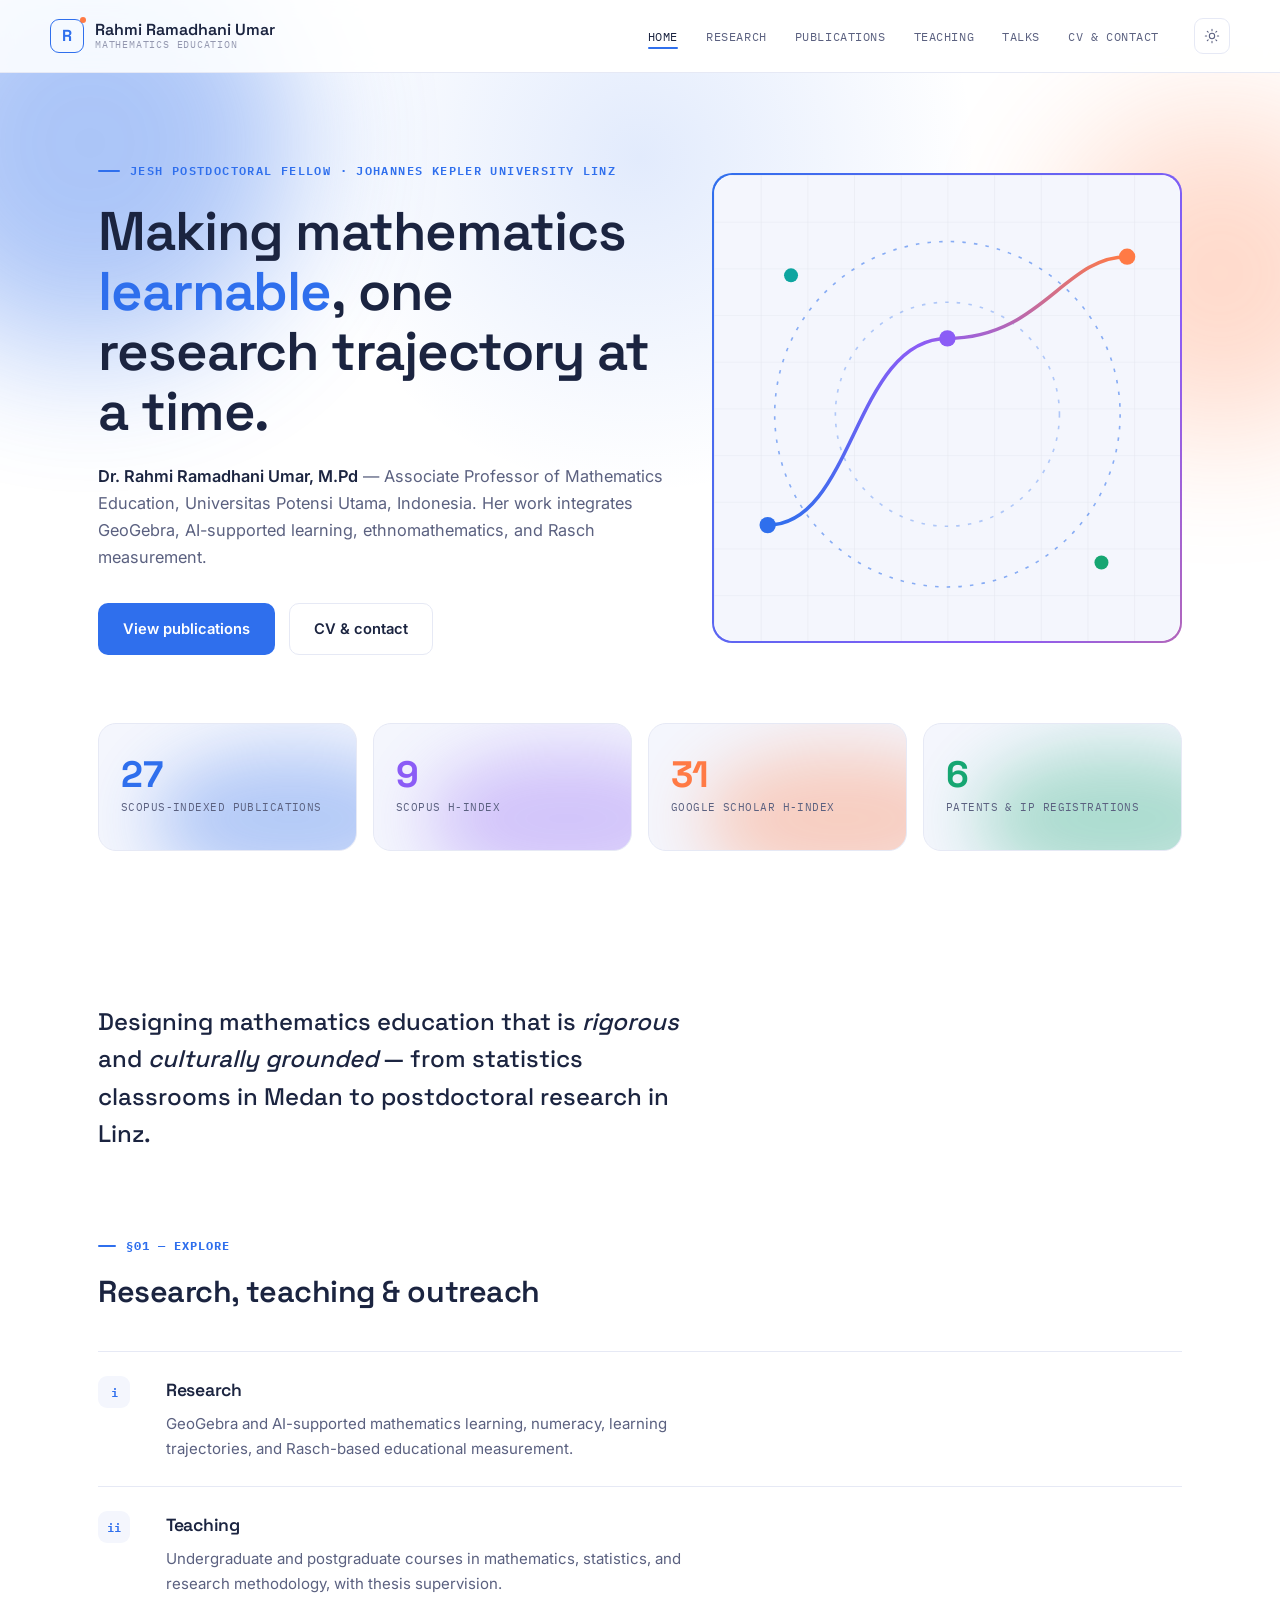
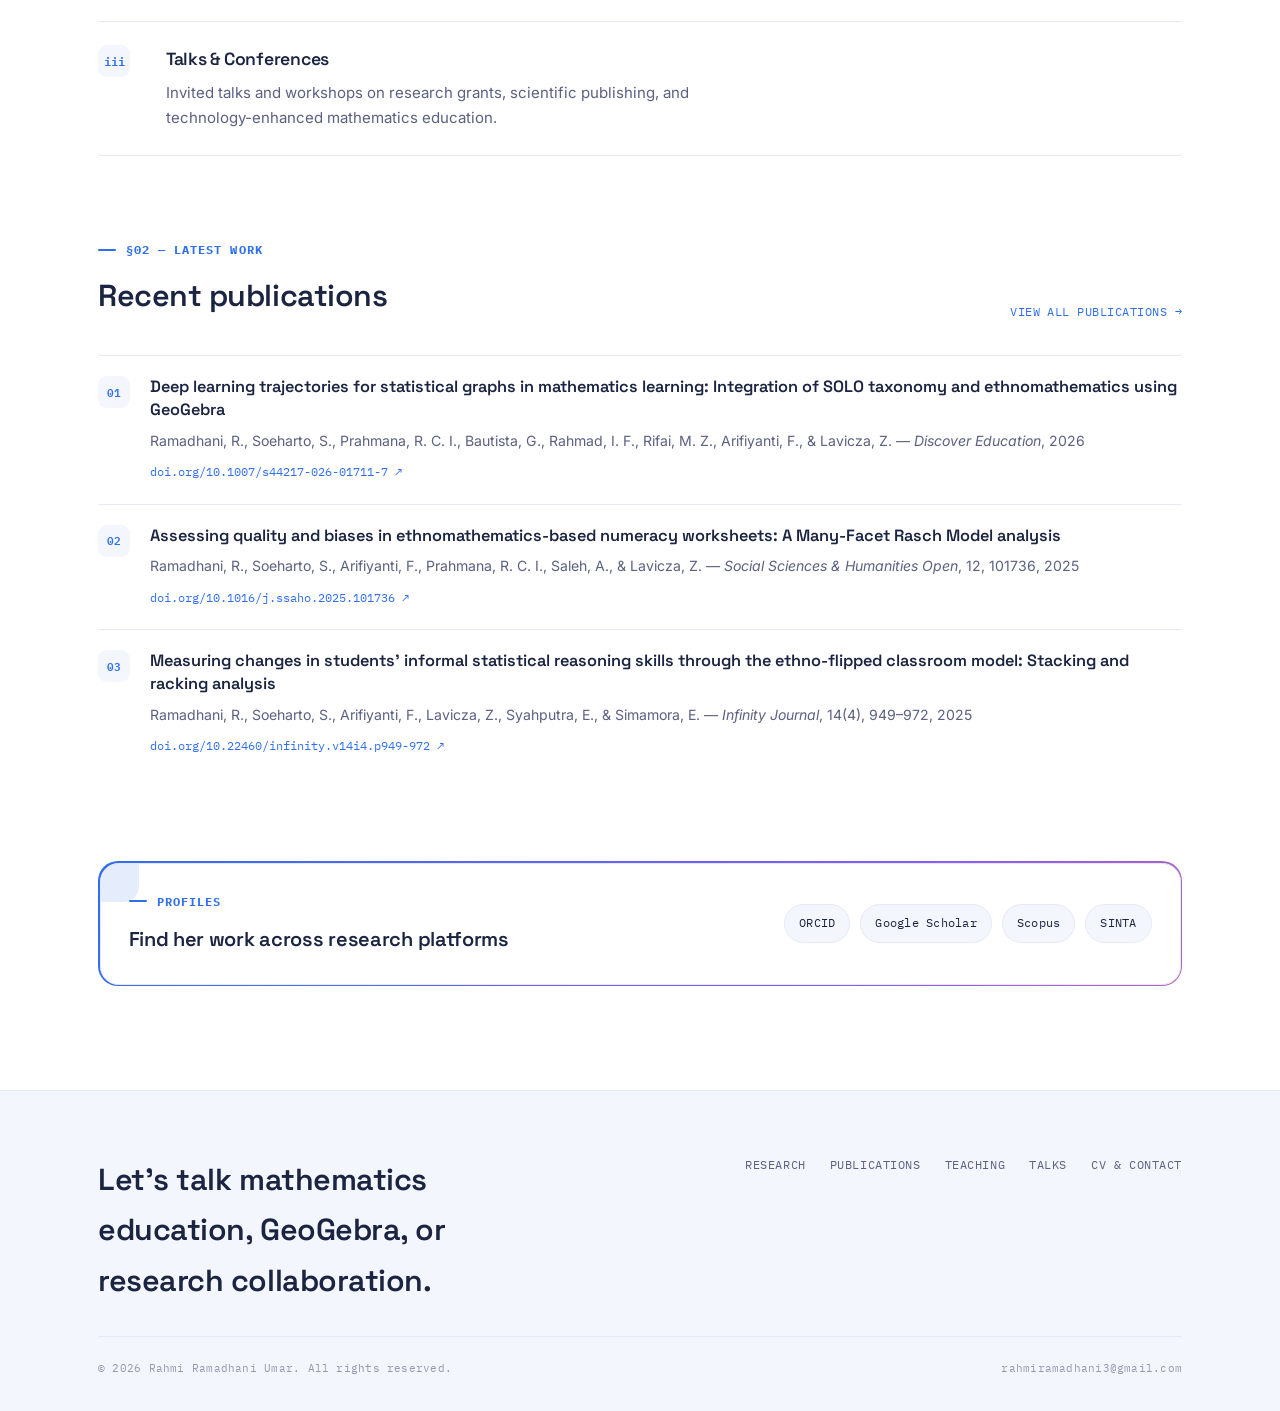
<file: index.html>
<!DOCTYPE html>
<html lang="en">
<head>
<meta charset="UTF-8">
<meta name="viewport" content="width=device-width, initial-scale=1.0">
<title>Rahmi Ramadhani Umar — Mathematics Education Researcher</title>
<meta name="description" content="Dr. Rahmi Ramadhani Umar — Associate Professor of Mathematics Education at Universitas Potensi Utama and JESH Postdoctoral Fellow at Johannes Kepler University Linz. Research on GeoGebra, AI-supported learning, numeracy, and Rasch measurement.">
<link rel="icon" href="data:image/svg+xml,%3Csvg xmlns='http://www.w3.org/2000/svg' viewBox='0 0 100 100'%3E%3Crect x='3' y='3' width='94' height='94' rx='22' fill='%23FFFFFF' stroke='%232F6FED' stroke-width='5'/%3E%3Ctext x='50' y='68' font-family='Arial,sans-serif' font-size='50' font-weight='700' fill='%231B2440' text-anchor='middle'%3ER%3C/text%3E%3Ccircle cx='81' cy='21' r='9' fill='%23FF7A45'/%3E%3C/svg%3E">
<link rel="preconnect" href="https://fonts.googleapis.com">
<link rel="preconnect" href="https://fonts.gstatic.com" crossorigin>
<link href="https://fonts.googleapis.com/css2?family=Space+Grotesk:wght@500;600;700&family=Inter:wght@400;500;600;700&family=IBM+Plex+Mono:wght@500;600&display=swap" rel="stylesheet">
<link rel="stylesheet" href="assets/css/style.css">
<script>(function(){try{var t=localStorage.getItem('rru-theme');if(t==='light'||t==='dark')document.documentElement.setAttribute('data-theme',t);}catch(e){}})();</script>
</head>
<body class="accent-blue">
<a class="skip-link" href="#main">Skip to content</a>

<header class="site-header">
  <div class="container nav">
    <a class="brand" href="index.html">
      <span class="brand-mark">R</span>
      <span class="brand-text"><b>Rahmi Ramadhani Umar</b><small>Mathematics Education</small></span>
    </a>
    <ul class="nav-links">
      <li><a href="index.html" aria-current="page">Home</a></li>
      <li><a href="research.html">Research</a></li>
      <li><a href="publications.html">Publications</a></li>
      <li><a href="teaching.html">Teaching</a></li>
      <li><a href="talks.html">Talks</a></li>
      <li><a href="cv.html">CV &amp; Contact</a></li>
    </ul>
    <div class="nav-right">
      <button class="icon-btn theme-toggle" type="button" aria-label="Toggle dark mode">
        <svg class="icon-sun" viewBox="0 0 24 24" fill="none" stroke="currentColor" stroke-width="1.6" stroke-linecap="round"><circle cx="12" cy="12" r="4"/><path d="M12 2v2M12 20v2M4.9 4.9l1.4 1.4M17.7 17.7l1.4 1.4M2 12h2M20 12h2M4.9 19.1l1.4-1.4M17.7 6.3l1.4-1.4"/></svg>
        <svg class="icon-moon" viewBox="0 0 24 24" fill="none" stroke="currentColor" stroke-width="1.6" stroke-linecap="round" stroke-linejoin="round"><path d="M21 12.8A9 9 0 1 1 11.2 3 7 7 0 0 0 21 12.8Z"/></svg>
      </button>
      <button class="icon-btn nav-toggle" aria-label="Toggle menu" aria-expanded="false"><span></span></button>
    </div>
  </div>
</header>

<main id="main">

  <section class="hero-home">
    <div class="spotlight" aria-hidden="true"></div>
    <div class="glow" aria-hidden="true" style="width:420px;height:420px;top:-140px;left:-120px;background:var(--blue)"></div>
    <div class="glow" aria-hidden="true" style="width:320px;height:320px;top:40px;right:-100px;background:var(--orange);opacity:.28"></div>
    <div class="container hero-grid">
      <div>
        <span class="hero-kicker">JESH Postdoctoral Fellow · Johannes Kepler University Linz</span>
        <h1 class="split-reveal"><span class="w">Making</span> <span class="w">mathematics</span> <span class="w"><em>learnable</em>,</span> <span class="w">one</span> <span class="w">research</span> <span class="w">trajectory</span> <span class="w">at</span> <span class="w">a</span> <span class="w">time.</span></h1>
        <p class="hero-name"><b>Dr. Rahmi Ramadhani Umar, M.Pd</b> — Associate Professor of Mathematics Education, Universitas Potensi Utama, Indonesia. Her work integrates GeoGebra, AI-supported learning, ethnomathematics, and Rasch measurement.</p>
        <div class="hero-actions">
          <a class="btn btn-solid" href="publications.html">View publications</a>
          <a class="btn btn-outline" href="cv.html">CV &amp; contact</a>
        </div>
      </div>

      <div class="gradient-frame tilt" style="aspect-ratio:1/1">
        <div class="gradient-frame-inner">
          <div class="hero-visual" id="heroVisual">
            <div class="motif">
              <svg viewBox="0 0 400 400" role="img" aria-label="Abstract illustration of a coordinate grid with a plotted curve and geometric orbits">
                <defs>
                  <pattern id="heroGrid" width="40" height="40" patternUnits="userSpaceOnUse">
                    <path d="M40 0H0V40" fill="none" class="motif-grid-line"/>
                  </pattern>
                  <linearGradient id="curveGrad" x1="0" y1="1" x2="1" y2="0">
                    <stop offset="0%" style="stop-color:var(--blue)"/>
                    <stop offset="55%" style="stop-color:var(--purple)"/>
                    <stop offset="100%" style="stop-color:var(--orange)"/>
                  </linearGradient>
                </defs>
                <rect width="400" height="400" fill="url(#heroGrid)"/>
                <circle cx="200" cy="205" r="148" class="motif-orbit"/>
                <circle cx="200" cy="205" r="96" class="motif-orbit rev"/>
                <path class="motif-curve" stroke="url(#curveGrad)" d="M46,300 C120,300 120,140 200,140 S300,70 354,70"/>
                <circle class="motif-dot" cx="46" cy="300" r="7" fill="var(--blue)"/>
                <circle class="motif-dot" cx="200" cy="140" r="7" fill="var(--purple)"/>
                <circle class="motif-dot" cx="354" cy="70" r="7" fill="var(--orange)"/>
                <circle class="motif-dot" cx="332" cy="332" r="6" fill="var(--green)"/>
                <circle class="motif-dot" cx="66" cy="86" r="6" fill="var(--teal)"/>
              </svg>
            </div>
          </div>
        </div>
      </div>
    </div>

    <div class="masthead-stats">
      <div class="container">
        <div class="bento">
          <div class="bento-item tilt">
            <div class="bento-glow" style="background:var(--blue);top:20%;left:20%"></div>
            <b style="color:var(--blue)">27</b>
            <span>Scopus-indexed publications</span>
          </div>
          <div class="bento-item tilt">
            <div class="bento-glow" style="background:var(--purple);top:20%;left:20%"></div>
            <b style="color:var(--purple)">9</b>
            <span>Scopus h-index</span>
          </div>
          <div class="bento-item tilt">
            <div class="bento-glow" style="background:var(--orange);top:20%;left:20%"></div>
            <b style="color:var(--orange)">31</b>
            <span>Google Scholar h-index</span>
          </div>
          <div class="bento-item tilt">
            <div class="bento-glow" style="background:var(--green);top:20%;left:20%"></div>
            <b style="color:var(--green)">6</b>
            <span>Patents &amp; IP registrations</span>
          </div>
        </div>
      </div>
    </div>
  </section>

  <section class="section">
    <div class="container">
      <p class="lede reveal">Designing mathematics education that is <em>rigorous</em> and <em>culturally grounded</em> — from statistics classrooms in Medan to postdoctoral research in Linz.</p>
    </div>
  </section>

  <section class="section" style="padding-top:0">
    <div class="container">
      <div class="section-top reveal">
        <div>
          <span class="kicker">§01 — Explore</span>
          <h2 class="section-title">Research, teaching &amp; outreach</h2>
        </div>
      </div>
      <div class="index-list reveal">
        <article class="index-entry tilt">
          <span class="index-num mono">i</span>
          <a class="index-link" href="research.html">
            <span class="index-body">
              <h3>Research<span class="index-arrow">→</span></h3>
              <p>GeoGebra and AI-supported mathematics learning, numeracy, learning trajectories, and Rasch-based educational measurement.</p>
            </span>
          </a>
        </article>
        <article class="index-entry tilt">
          <span class="index-num mono">ii</span>
          <a class="index-link" href="teaching.html">
            <span class="index-body">
              <h3>Teaching<span class="index-arrow">→</span></h3>
              <p>Undergraduate and postgraduate courses in mathematics, statistics, and research methodology, with thesis supervision.</p>
            </span>
          </a>
        </article>
        <article class="index-entry tilt">
          <span class="index-num mono">iii</span>
          <a class="index-link" href="talks.html">
            <span class="index-body">
              <h3>Talks &amp; Conferences<span class="index-arrow">→</span></h3>
              <p>Invited talks and workshops on research grants, scientific publishing, and technology-enhanced mathematics education.</p>
            </span>
          </a>
        </article>
      </div>
    </div>
  </section>

  <section class="section" style="padding-top:0">
    <div class="container">
      <div class="section-top reveal">
        <div>
          <span class="kicker">§02 — Latest work</span>
          <h2 class="section-title">Recent publications</h2>
        </div>
        <a class="section-link" href="publications.html">View all publications →</a>
      </div>

      <div class="pub-list reveal">
        <div class="pub-entry">
          <span class="index-num mono">01</span>
          <div>
            <div class="pub-title">Deep learning trajectories for statistical graphs in mathematics learning: Integration of SOLO taxonomy and ethnomathematics using GeoGebra</div>
            <div class="pub-meta">Ramadhani, R., Soeharto, S., Prahmana, R. C. I., Bautista, G., Rahmad, I. F., Rifai, M. Z., Arifiyanti, F., &amp; Lavicza, Z. — <em>Discover Education</em>, 2026</div>
            <a class="pub-link" href="https://doi.org/10.1007/s44217-026-01711-7" target="_blank" rel="noopener">doi.org/10.1007/s44217-026-01711-7 ↗</a>
          </div>
        </div>
        <div class="pub-entry">
          <span class="index-num mono">02</span>
          <div>
            <div class="pub-title">Assessing quality and biases in ethnomathematics-based numeracy worksheets: A Many-Facet Rasch Model analysis</div>
            <div class="pub-meta">Ramadhani, R., Soeharto, S., Arifiyanti, F., Prahmana, R. C. I., Saleh, A., &amp; Lavicza, Z. — <em>Social Sciences &amp; Humanities Open</em>, 12, 101736, 2025</div>
            <a class="pub-link" href="https://doi.org/10.1016/j.ssaho.2025.101736" target="_blank" rel="noopener">doi.org/10.1016/j.ssaho.2025.101736 ↗</a>
          </div>
        </div>
        <div class="pub-entry" style="border-bottom:none">
          <span class="index-num mono">03</span>
          <div>
            <div class="pub-title">Measuring changes in students' informal statistical reasoning skills through the ethno-flipped classroom model: Stacking and racking analysis</div>
            <div class="pub-meta">Ramadhani, R., Soeharto, S., Arifiyanti, F., Lavicza, Z., Syahputra, E., &amp; Simamora, E. — <em>Infinity Journal</em>, 14(4), 949–972, 2025</div>
            <a class="pub-link" href="https://doi.org/10.22460/infinity.v14i4.p949-972" target="_blank" rel="noopener">doi.org/10.22460/infinity.v14i4.p949-972 ↗</a>
          </div>
        </div>
      </div>
    </div>
  </section>

  <section class="section" style="padding-top:0">
    <div class="container">
      <div class="gradient-frame tilt reveal">
        <div class="gradient-frame-inner panel" style="display:flex;flex-wrap:wrap;gap:24px;align-items:center;justify-content:space-between">
          <div style="max-width:52ch">
            <span class="kicker">Profiles</span>
            <h2 class="section-title" style="font-size:1.25rem">Find her work across research platforms</h2>
          </div>
          <div class="link-row">
            <a href="https://orcid.org/0000-0002-8049-7234" target="_blank" rel="noopener">ORCID</a>
            <a href="https://scholar.google.com/citations?user=eZGZv1oAAAAJ&hl=id" target="_blank" rel="noopener">Google Scholar</a>
            <a href="https://www.scopus.com/authid/detail.uri?authorId=57202252421" target="_blank" rel="noopener">Scopus</a>
            <a href="https://sinta.kemdiktisaintek.go.id/authors/profile/95483" target="_blank" rel="noopener">SINTA</a>
          </div>
        </div>
      </div>
    </div>
  </section>

</main>

<footer class="site-footer">
  <div class="container">
    <div class="footer-top">
      <h2>Let's talk mathematics education, GeoGebra, or research collaboration.</h2>
      <nav class="footer-nav" aria-label="Footer">
        <a href="research.html">Research</a>
        <a href="publications.html">Publications</a>
        <a href="teaching.html">Teaching</a>
        <a href="talks.html">Talks</a>
        <a href="cv.html">CV &amp; Contact</a>
      </nav>
    </div>
    <div class="footer-bottom">
      <span>© <span id="year"></span> Rahmi Ramadhani Umar. All rights reserved.</span>
      <span>rahmiramadhani3@gmail.com</span>
    </div>
  </div>
</footer>

<script src="assets/js/main.js"></script>
<script src="assets/js/math-motif.js"></script>
<script src="assets/js/effects.js"></script>
</body>
</html>
</file>
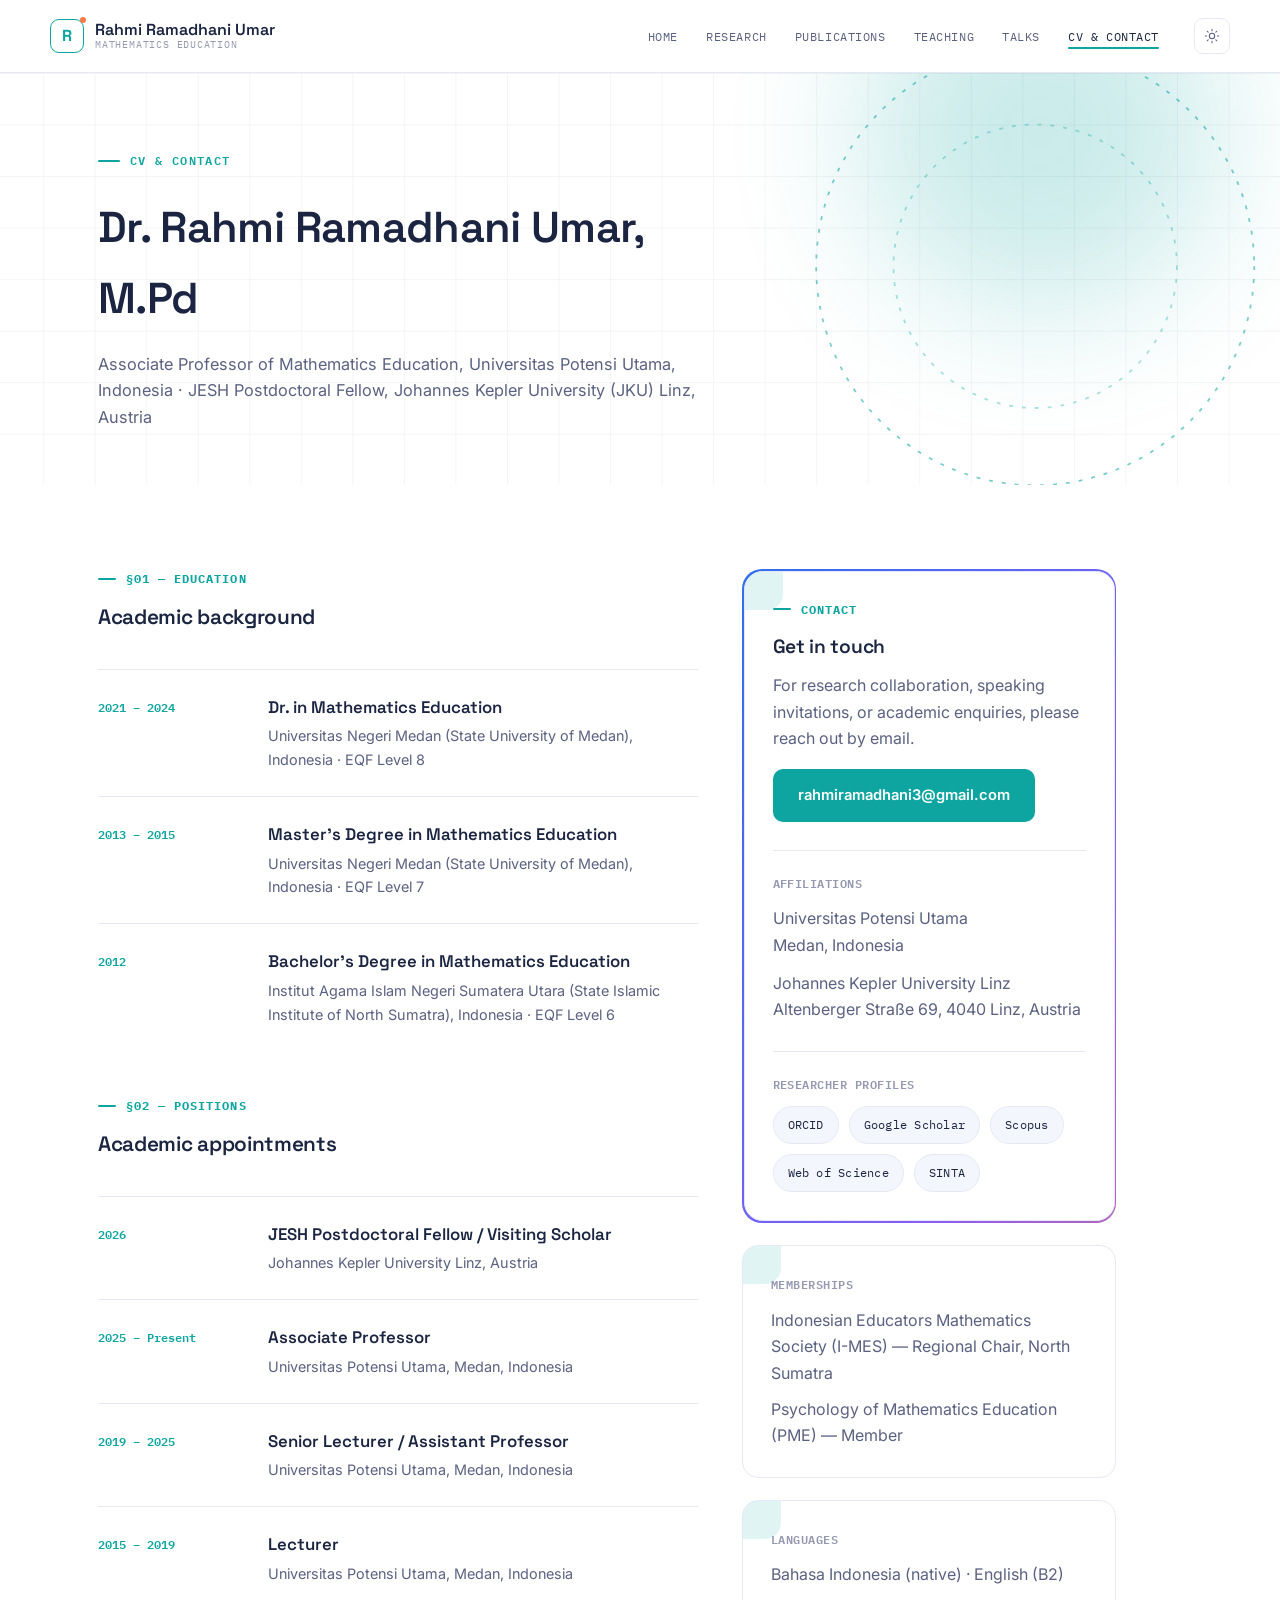
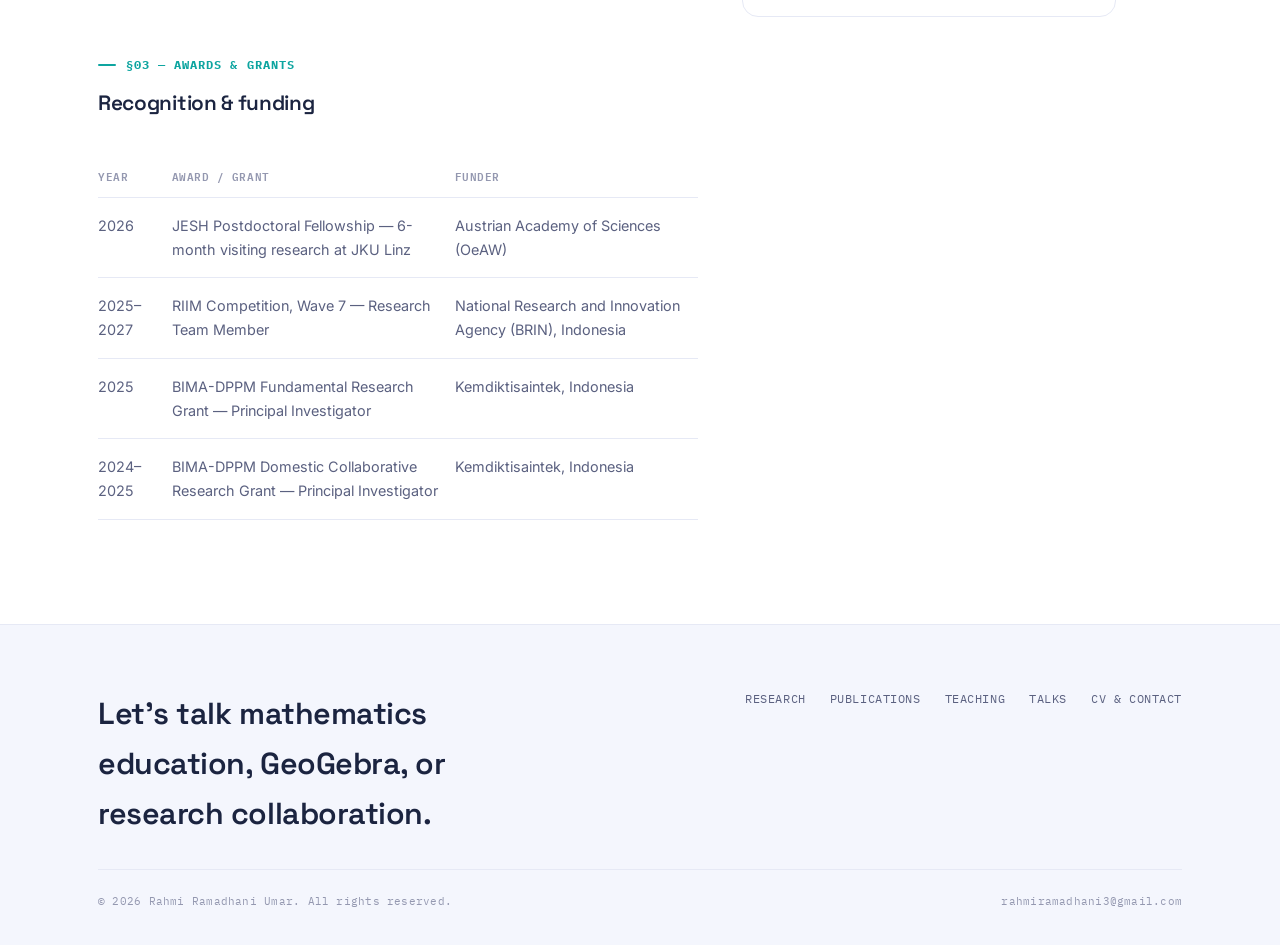
<file: cv.html>
<!DOCTYPE html>
<html lang="en">
<head>
<meta charset="UTF-8">
<meta name="viewport" content="width=device-width, initial-scale=1.0">
<title>CV &amp; Contact — Rahmi Ramadhani Umar</title>
<meta name="description" content="Curriculum vitae and contact information for Dr. Rahmi Ramadhani Umar, Associate Professor of Mathematics Education and JESH Postdoctoral Fellow at Johannes Kepler University Linz.">
<link rel="icon" href="data:image/svg+xml,%3Csvg xmlns='http://www.w3.org/2000/svg' viewBox='0 0 100 100'%3E%3Crect x='3' y='3' width='94' height='94' rx='22' fill='%23FFFFFF' stroke='%232F6FED' stroke-width='5'/%3E%3Ctext x='50' y='68' font-family='Arial,sans-serif' font-size='50' font-weight='700' fill='%231B2440' text-anchor='middle'%3ER%3C/text%3E%3Ccircle cx='81' cy='21' r='9' fill='%23FF7A45'/%3E%3C/svg%3E">
<link rel="preconnect" href="https://fonts.googleapis.com">
<link rel="preconnect" href="https://fonts.gstatic.com" crossorigin>
<link href="https://fonts.googleapis.com/css2?family=Space+Grotesk:wght@500;600;700&family=Inter:wght@400;500;600;700&family=IBM+Plex+Mono:wght@500;600&display=swap" rel="stylesheet">
<link rel="stylesheet" href="assets/css/style.css">
<script>(function(){try{var t=localStorage.getItem('rru-theme');if(t==='light'||t==='dark')document.documentElement.setAttribute('data-theme',t);}catch(e){}})();</script>
</head>
<body class="accent-teal">
<a class="skip-link" href="#main">Skip to content</a>

<header class="site-header">
  <div class="container nav">
    <a class="brand" href="index.html">
      <span class="brand-mark">R</span>
      <span class="brand-text"><b>Rahmi Ramadhani Umar</b><small>Mathematics Education</small></span>
    </a>
    <ul class="nav-links">
      <li><a href="index.html">Home</a></li>
      <li><a href="research.html">Research</a></li>
      <li><a href="publications.html">Publications</a></li>
      <li><a href="teaching.html">Teaching</a></li>
      <li><a href="talks.html">Talks</a></li>
      <li><a href="cv.html" aria-current="page">CV &amp; Contact</a></li>
    </ul>
    <div class="nav-right">
      <button class="icon-btn theme-toggle" type="button" aria-label="Toggle dark mode">
        <svg class="icon-sun" viewBox="0 0 24 24" fill="none" stroke="currentColor" stroke-width="1.6" stroke-linecap="round"><circle cx="12" cy="12" r="4"/><path d="M12 2v2M12 20v2M4.9 4.9l1.4 1.4M17.7 17.7l1.4 1.4M2 12h2M20 12h2M4.9 19.1l1.4-1.4M17.7 6.3l1.4-1.4"/></svg>
        <svg class="icon-moon" viewBox="0 0 24 24" fill="none" stroke="currentColor" stroke-width="1.6" stroke-linecap="round" stroke-linejoin="round"><path d="M21 12.8A9 9 0 1 1 11.2 3 7 7 0 0 0 21 12.8Z"/></svg>
      </button>
      <button class="icon-btn nav-toggle" aria-label="Toggle menu" aria-expanded="false"><span></span></button>
    </div>
  </div>
</header>

<main id="main">

  <section class="page-hero">
    <div class="glow" aria-hidden="true" style="width:360px;height:360px;top:-120px;right:60px;background:var(--teal);opacity:.22"></div>
    <div class="motif" aria-hidden="true">
      <svg viewBox="0 0 1200 320" preserveAspectRatio="xMaxYMid slice">
        <defs><pattern id="pgGrid" width="40" height="40" patternUnits="userSpaceOnUse"><path d="M40 0H0V40" fill="none" class="motif-grid-line"/></pattern></defs>
        <rect width="1200" height="320" fill="url(#pgGrid)"/>
        <circle cx="1010" cy="150" r="170" class="motif-orbit"/>
        <circle cx="1010" cy="150" r="110" class="motif-orbit rev"/>
      </svg>
    </div>
    <div class="container">
      <span class="hero-kicker">CV &amp; Contact</span>
      <h1>Dr. Rahmi Ramadhani Umar, M.Pd</h1>
      <p>Associate Professor of Mathematics Education, Universitas Potensi Utama, Indonesia · JESH Postdoctoral Fellow, Johannes Kepler University (JKU) Linz, Austria</p>
    </div>
  </section>

  <section class="section">
    <div class="container contact-grid">

      <div>
        <div class="section-top reveal">
          <div><span class="kicker">§01 — Education</span><h2 class="section-title" style="font-size:1.3rem">Academic background</h2></div>
        </div>
        <div class="timeline reveal">
          <div class="timeline-item">
            <div class="timeline-period">2021 – 2024</div>
            <div>
              <div class="timeline-title">Dr. in Mathematics Education</div>
              <div class="timeline-org">Universitas Negeri Medan (State University of Medan), Indonesia · EQF Level 8</div>
            </div>
          </div>
          <div class="timeline-item">
            <div class="timeline-period">2013 – 2015</div>
            <div>
              <div class="timeline-title">Master's Degree in Mathematics Education</div>
              <div class="timeline-org">Universitas Negeri Medan (State University of Medan), Indonesia · EQF Level 7</div>
            </div>
          </div>
          <div class="timeline-item" style="border-bottom:none">
            <div class="timeline-period">2012</div>
            <div>
              <div class="timeline-title">Bachelor's Degree in Mathematics Education</div>
              <div class="timeline-org">Institut Agama Islam Negeri Sumatera Utara (State Islamic Institute of North Sumatra), Indonesia · EQF Level 6</div>
            </div>
          </div>
        </div>

        <div class="section-top reveal" style="margin-top:46px">
          <div><span class="kicker">§02 — Positions</span><h2 class="section-title" style="font-size:1.3rem">Academic appointments</h2></div>
        </div>
        <div class="timeline reveal">
          <div class="timeline-item">
            <div class="timeline-period">2026</div>
            <div>
              <div class="timeline-title">JESH Postdoctoral Fellow / Visiting Scholar</div>
              <div class="timeline-org">Johannes Kepler University Linz, Austria</div>
            </div>
          </div>
          <div class="timeline-item">
            <div class="timeline-period">2025 – Present</div>
            <div>
              <div class="timeline-title">Associate Professor</div>
              <div class="timeline-org">Universitas Potensi Utama, Medan, Indonesia</div>
            </div>
          </div>
          <div class="timeline-item">
            <div class="timeline-period">2019 – 2025</div>
            <div>
              <div class="timeline-title">Senior Lecturer / Assistant Professor</div>
              <div class="timeline-org">Universitas Potensi Utama, Medan, Indonesia</div>
            </div>
          </div>
          <div class="timeline-item" style="border-bottom:none">
            <div class="timeline-period">2015 – 2019</div>
            <div>
              <div class="timeline-title">Lecturer</div>
              <div class="timeline-org">Universitas Potensi Utama, Medan, Indonesia</div>
            </div>
          </div>
        </div>

        <div class="section-top reveal" style="margin-top:46px">
          <div><span class="kicker">§03 — Awards &amp; grants</span><h2 class="section-title" style="font-size:1.3rem">Recognition &amp; funding</h2></div>
        </div>
        <div class="table-wrap reveal">
          <table class="simple">
            <tr><th>Year</th><th>Award / Grant</th><th>Funder</th></tr>
            <tr><td>2026</td><td>JESH Postdoctoral Fellowship — 6-month visiting research at JKU Linz</td><td>Austrian Academy of Sciences (OeAW)</td></tr>
            <tr><td>2025–2027</td><td>RIIM Competition, Wave 7 — Research Team Member</td><td>National Research and Innovation Agency (BRIN), Indonesia</td></tr>
            <tr><td>2025</td><td>BIMA-DPPM Fundamental Research Grant — Principal Investigator</td><td>Kemdiktisaintek, Indonesia</td></tr>
            <tr><td>2024–2025</td><td>BIMA-DPPM Domestic Collaborative Research Grant — Principal Investigator</td><td>Kemdiktisaintek, Indonesia</td></tr>
          </table>
        </div>
      </div>

      <div>
        <div class="gradient-frame tilt reveal">
          <div class="gradient-frame-inner panel">
            <span class="kicker">Contact</span>
            <h2 class="section-title" style="font-size:1.2rem;margin-top:12px">Get in touch</h2>
            <p class="section-desc mt-0" style="margin-top:10px">For research collaboration, speaking invitations, or academic enquiries, please reach out by email.</p>
            <a class="btn btn-solid" style="margin-top:18px" href="mailto:rahmiramadhani3@gmail.com">rahmiramadhani3@gmail.com</a>

            <div style="margin-top:28px;padding-top:22px;border-top:1px solid var(--rule)">
              <span class="label-mono">Affiliations</span>
              <p class="section-desc mt-0">Universitas Potensi Utama<br>Medan, Indonesia</p>
              <p class="section-desc" style="margin-top:12px">Johannes Kepler University Linz<br>Altenberger Straße 69, 4040 Linz, Austria</p>
            </div>

            <div style="margin-top:28px;padding-top:22px;border-top:1px solid var(--rule)">
              <span class="label-mono">Researcher profiles</span>
              <div class="link-row">
                <a href="https://orcid.org/0000-0002-8049-7234" target="_blank" rel="noopener">ORCID</a>
                <a href="https://scholar.google.com/citations?user=eZGZv1oAAAAJ&hl=id" target="_blank" rel="noopener">Google Scholar</a>
                <a href="https://www.scopus.com/authid/detail.uri?authorId=57202252421" target="_blank" rel="noopener">Scopus</a>
                <a href="https://www.webofscience.com/wos/author/record/N-8427-2018" target="_blank" rel="noopener">Web of Science</a>
                <a href="https://sinta.kemdiktisaintek.go.id/authors/profile/95483" target="_blank" rel="noopener">SINTA</a>
              </div>
            </div>
          </div>
        </div>

        <div class="panel reveal" style="margin-top:22px">
          <span class="label-mono">Memberships</span>
          <p class="section-desc mt-0">Indonesian Educators Mathematics Society (I-MES) — Regional Chair, North Sumatra</p>
          <p class="section-desc" style="margin-top:10px">Psychology of Mathematics Education (PME) — Member</p>
        </div>

        <div class="panel reveal" style="margin-top:22px">
          <span class="label-mono">Languages</span>
          <p class="section-desc mt-0">Bahasa Indonesia (native) · English (B2)</p>
        </div>
      </div>

    </div>
  </section>

</main>

<footer class="site-footer">
  <div class="container">
    <div class="footer-top">
      <h2>Let's talk mathematics education, GeoGebra, or research collaboration.</h2>
      <nav class="footer-nav" aria-label="Footer">
        <a href="research.html">Research</a>
        <a href="publications.html">Publications</a>
        <a href="teaching.html">Teaching</a>
        <a href="talks.html">Talks</a>
        <a href="cv.html">CV &amp; Contact</a>
      </nav>
    </div>
    <div class="footer-bottom">
      <span>© <span id="year"></span> Rahmi Ramadhani Umar. All rights reserved.</span>
      <span>rahmiramadhani3@gmail.com</span>
    </div>
  </div>
</footer>

<script src="assets/js/main.js"></script>
<script src="assets/js/math-motif.js"></script>
<script src="assets/js/effects.js"></script>
</body>
</html>
</file>
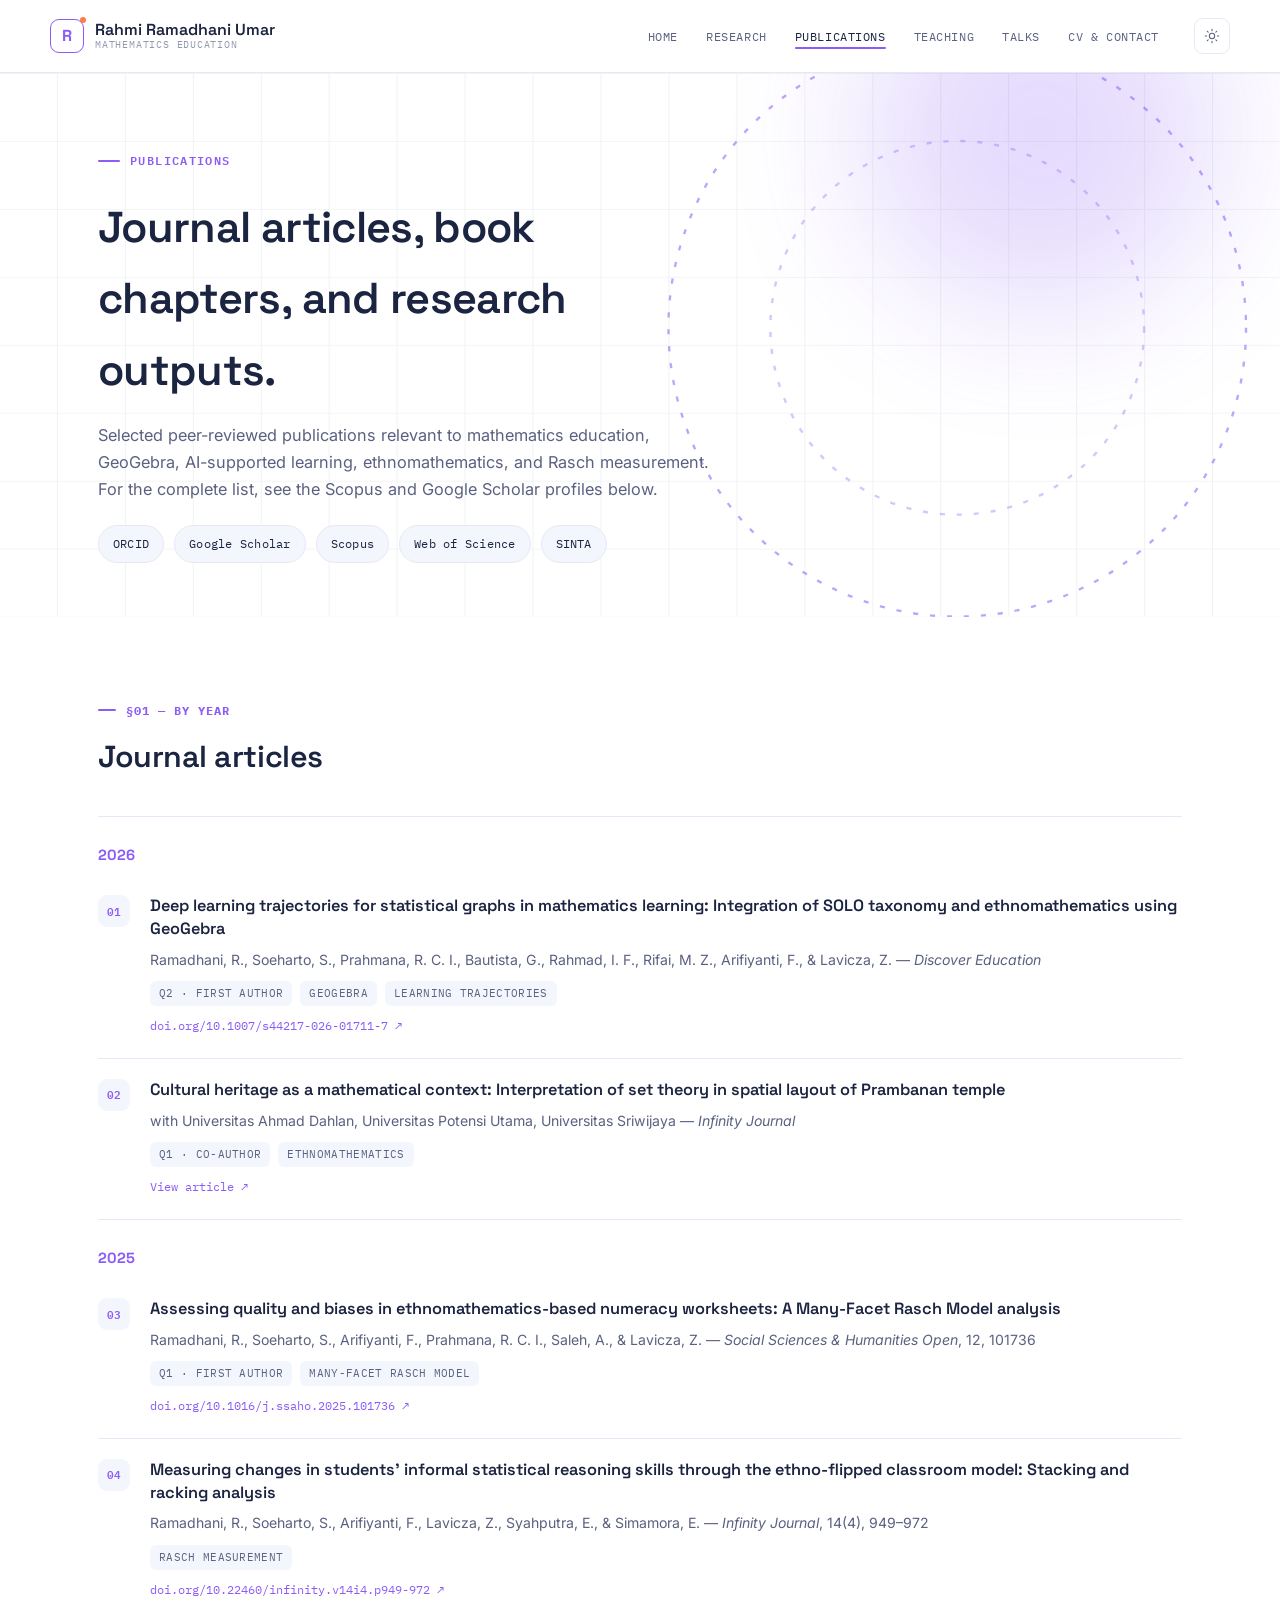
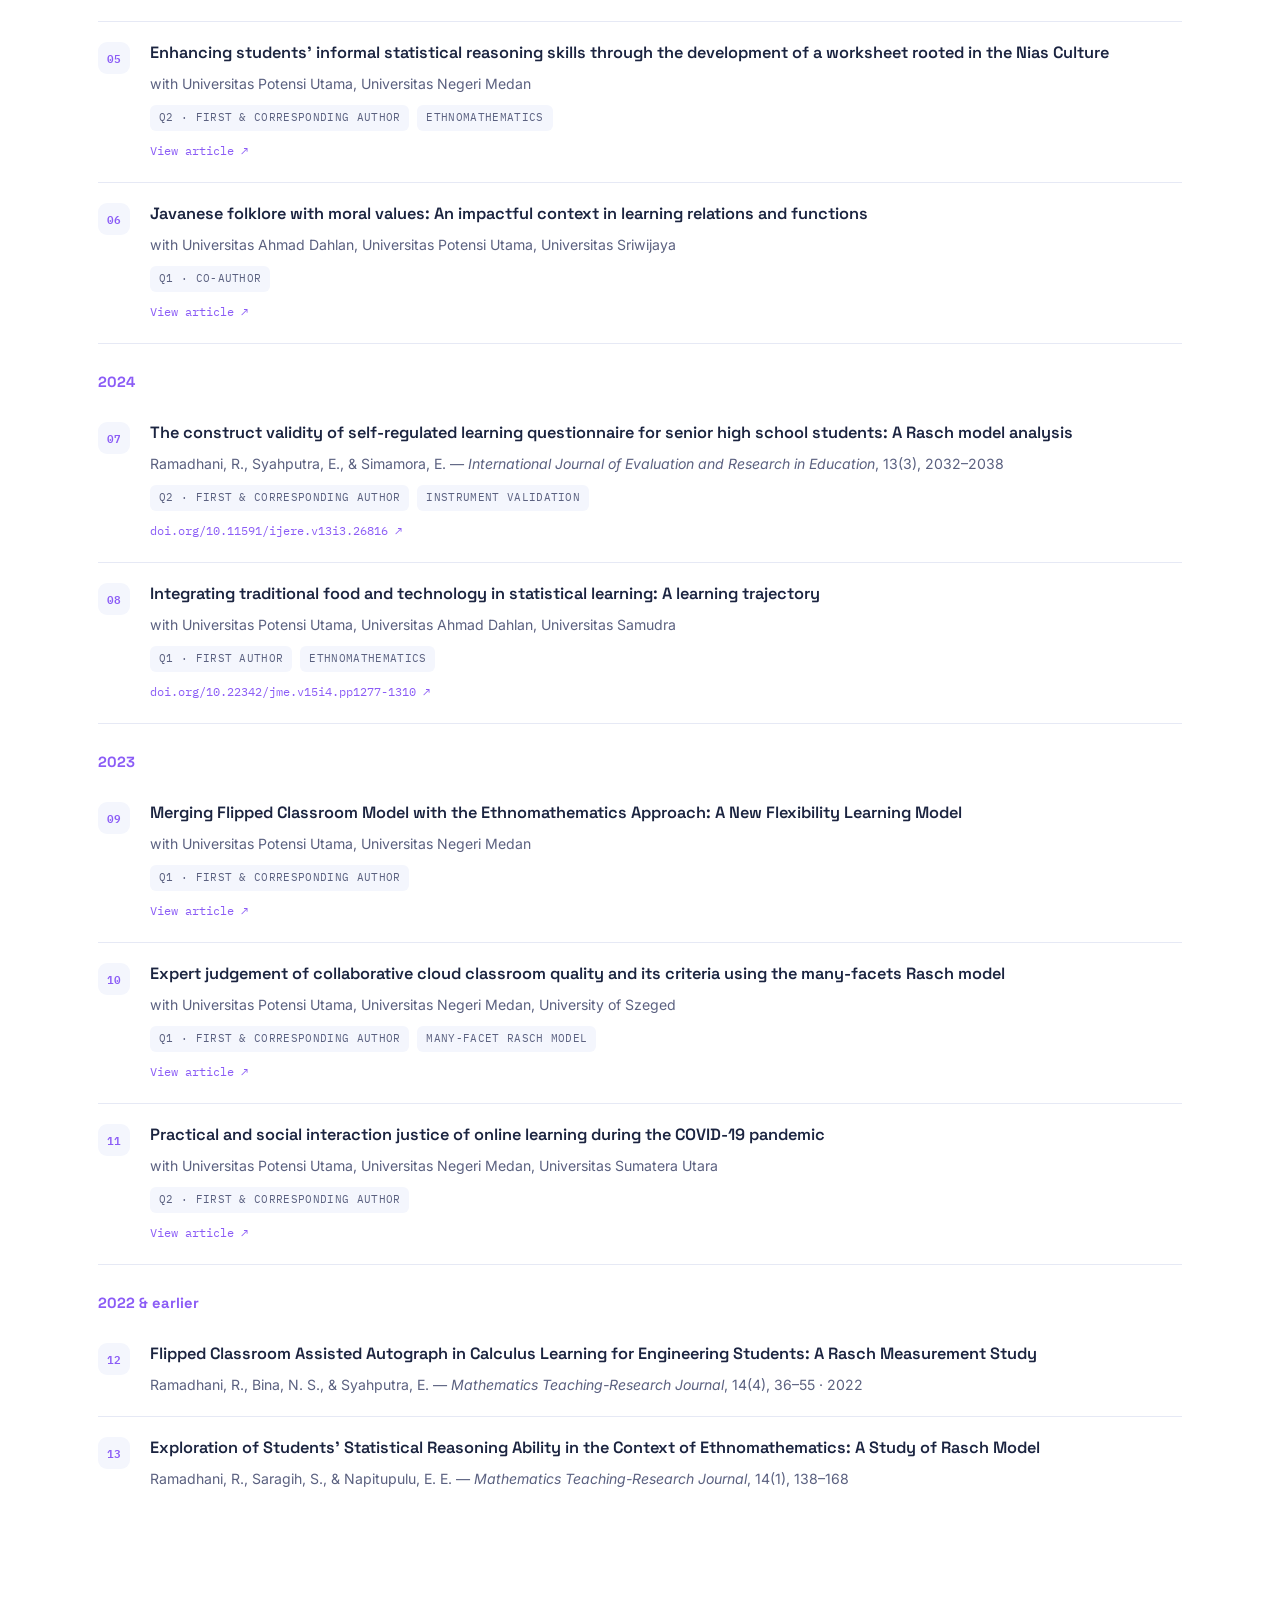
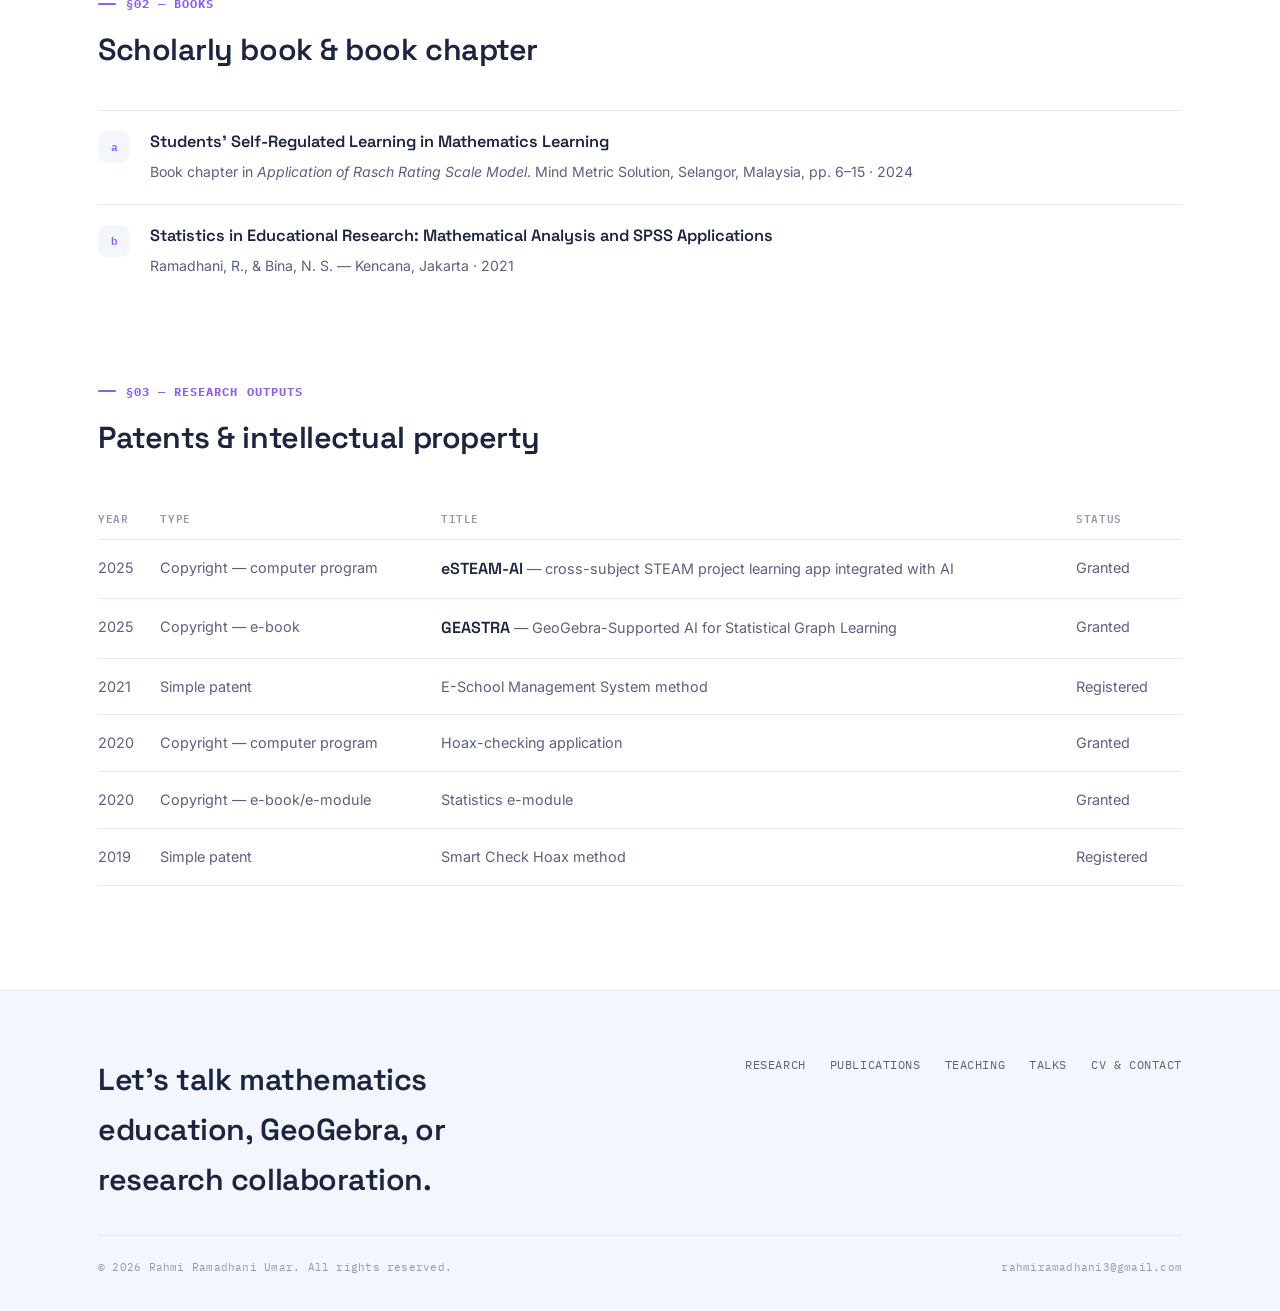
<file: publications.html>
<!DOCTYPE html>
<html lang="en">
<head>
<meta charset="UTF-8">
<meta name="viewport" content="width=device-width, initial-scale=1.0">
<title>Publications — Rahmi Ramadhani Umar</title>
<meta name="description" content="Peer-reviewed journal articles, book chapters, and research outputs by Dr. Rahmi Ramadhani Umar in mathematics education, Rasch measurement, and technology-enhanced learning.">
<link rel="icon" href="data:image/svg+xml,%3Csvg xmlns='http://www.w3.org/2000/svg' viewBox='0 0 100 100'%3E%3Crect x='3' y='3' width='94' height='94' rx='22' fill='%23FFFFFF' stroke='%232F6FED' stroke-width='5'/%3E%3Ctext x='50' y='68' font-family='Arial,sans-serif' font-size='50' font-weight='700' fill='%231B2440' text-anchor='middle'%3ER%3C/text%3E%3Ccircle cx='81' cy='21' r='9' fill='%23FF7A45'/%3E%3C/svg%3E">
<link rel="preconnect" href="https://fonts.googleapis.com">
<link rel="preconnect" href="https://fonts.gstatic.com" crossorigin>
<link href="https://fonts.googleapis.com/css2?family=Space+Grotesk:wght@500;600;700&family=Inter:wght@400;500;600;700&family=IBM+Plex+Mono:wght@500;600&display=swap" rel="stylesheet">
<link rel="stylesheet" href="assets/css/style.css">
<script>(function(){try{var t=localStorage.getItem('rru-theme');if(t==='light'||t==='dark')document.documentElement.setAttribute('data-theme',t);}catch(e){}})();</script>
</head>
<body class="accent-purple">
<a class="skip-link" href="#main">Skip to content</a>

<header class="site-header">
  <div class="container nav">
    <a class="brand" href="index.html">
      <span class="brand-mark">R</span>
      <span class="brand-text"><b>Rahmi Ramadhani Umar</b><small>Mathematics Education</small></span>
    </a>
    <ul class="nav-links">
      <li><a href="index.html">Home</a></li>
      <li><a href="research.html">Research</a></li>
      <li><a href="publications.html" aria-current="page">Publications</a></li>
      <li><a href="teaching.html">Teaching</a></li>
      <li><a href="talks.html">Talks</a></li>
      <li><a href="cv.html">CV &amp; Contact</a></li>
    </ul>
    <div class="nav-right">
      <button class="icon-btn theme-toggle" type="button" aria-label="Toggle dark mode">
        <svg class="icon-sun" viewBox="0 0 24 24" fill="none" stroke="currentColor" stroke-width="1.6" stroke-linecap="round"><circle cx="12" cy="12" r="4"/><path d="M12 2v2M12 20v2M4.9 4.9l1.4 1.4M17.7 17.7l1.4 1.4M2 12h2M20 12h2M4.9 19.1l1.4-1.4M17.7 6.3l1.4-1.4"/></svg>
        <svg class="icon-moon" viewBox="0 0 24 24" fill="none" stroke="currentColor" stroke-width="1.6" stroke-linecap="round" stroke-linejoin="round"><path d="M21 12.8A9 9 0 1 1 11.2 3 7 7 0 0 0 21 12.8Z"/></svg>
      </button>
      <button class="icon-btn nav-toggle" aria-label="Toggle menu" aria-expanded="false"><span></span></button>
    </div>
  </div>
</header>

<main id="main">

  <section class="page-hero">
    <div class="glow" aria-hidden="true" style="width:360px;height:360px;top:-120px;right:60px;background:var(--purple);opacity:.22"></div>
    <div class="motif" aria-hidden="true">
      <svg viewBox="0 0 1200 320" preserveAspectRatio="xMaxYMid slice">
        <defs><pattern id="pgGrid" width="40" height="40" patternUnits="userSpaceOnUse"><path d="M40 0H0V40" fill="none" class="motif-grid-line"/></pattern></defs>
        <rect width="1200" height="320" fill="url(#pgGrid)"/>
        <circle cx="1010" cy="150" r="170" class="motif-orbit"/>
        <circle cx="1010" cy="150" r="110" class="motif-orbit rev"/>
      </svg>
    </div>
    <div class="container">
      <span class="hero-kicker">Publications</span>
      <h1>Journal articles, book chapters, and research outputs.</h1>
      <p>Selected peer-reviewed publications relevant to mathematics education, GeoGebra, AI-supported learning, ethnomathematics, and Rasch measurement. For the complete list, see the Scopus and Google Scholar profiles below.</p>
      <div class="link-row" style="margin-top:22px">
        <a href="https://orcid.org/0000-0002-8049-7234" target="_blank" rel="noopener">ORCID</a>
        <a href="https://scholar.google.com/citations?user=eZGZv1oAAAAJ&hl=id" target="_blank" rel="noopener">Google Scholar</a>
        <a href="https://www.scopus.com/authid/detail.uri?authorId=57202252421" target="_blank" rel="noopener">Scopus</a>
        <a href="https://www.webofscience.com/wos/author/record/N-8427-2018" target="_blank" rel="noopener">Web of Science</a>
        <a href="https://sinta.kemdiktisaintek.go.id/authors/profile/95483" target="_blank" rel="noopener">SINTA</a>
      </div>
    </div>
  </section>

  <section class="section">
    <div class="container">
      <div class="section-top reveal">
        <div><span class="kicker">§01 — By year</span><h2 class="section-title">Journal articles</h2></div>
      </div>

      <div class="pub-list reveal">
        <div class="pub-year-mark">2026</div>

        <div class="pub-entry">
          <span class="index-num mono">01</span>
          <div>
            <div class="pub-title">Deep learning trajectories for statistical graphs in mathematics learning: Integration of SOLO taxonomy and ethnomathematics using GeoGebra</div>
            <div class="pub-meta">Ramadhani, R., Soeharto, S., Prahmana, R. C. I., Bautista, G., Rahmad, I. F., Rifai, M. Z., Arifiyanti, F., &amp; Lavicza, Z. — <em>Discover Education</em></div>
            <div class="pub-tags"><span class="pub-tag">Q2 · First Author</span><span class="pub-tag">GeoGebra</span><span class="pub-tag">Learning trajectories</span></div>
            <a class="pub-link" href="https://doi.org/10.1007/s44217-026-01711-7" target="_blank" rel="noopener">doi.org/10.1007/s44217-026-01711-7 ↗</a>
          </div>
        </div>

        <div class="pub-entry">
          <span class="index-num mono">02</span>
          <div>
            <div class="pub-title">Cultural heritage as a mathematical context: Interpretation of set theory in spatial layout of Prambanan temple</div>
            <div class="pub-meta">with Universitas Ahmad Dahlan, Universitas Potensi Utama, Universitas Sriwijaya — <em>Infinity Journal</em></div>
            <div class="pub-tags"><span class="pub-tag">Q1 · Co-Author</span><span class="pub-tag">Ethnomathematics</span></div>
            <a class="pub-link" href="https://e-journal.stkipsiliwangi.ac.id/index.php/infinity/article/view/6527" target="_blank" rel="noopener">View article ↗</a>
          </div>
        </div>

        <div class="pub-year-mark">2025</div>

        <div class="pub-entry">
          <span class="index-num mono">03</span>
          <div>
            <div class="pub-title">Assessing quality and biases in ethnomathematics-based numeracy worksheets: A Many-Facet Rasch Model analysis</div>
            <div class="pub-meta">Ramadhani, R., Soeharto, S., Arifiyanti, F., Prahmana, R. C. I., Saleh, A., &amp; Lavicza, Z. — <em>Social Sciences &amp; Humanities Open</em>, 12, 101736</div>
            <div class="pub-tags"><span class="pub-tag">Q1 · First Author</span><span class="pub-tag">Many-Facet Rasch Model</span></div>
            <a class="pub-link" href="https://doi.org/10.1016/j.ssaho.2025.101736" target="_blank" rel="noopener">doi.org/10.1016/j.ssaho.2025.101736 ↗</a>
          </div>
        </div>

        <div class="pub-entry">
          <span class="index-num mono">04</span>
          <div>
            <div class="pub-title">Measuring changes in students' informal statistical reasoning skills through the ethno-flipped classroom model: Stacking and racking analysis</div>
            <div class="pub-meta">Ramadhani, R., Soeharto, S., Arifiyanti, F., Lavicza, Z., Syahputra, E., &amp; Simamora, E. — <em>Infinity Journal</em>, 14(4), 949–972</div>
            <div class="pub-tags"><span class="pub-tag">Rasch measurement</span></div>
            <a class="pub-link" href="https://doi.org/10.22460/infinity.v14i4.p949-972" target="_blank" rel="noopener">doi.org/10.22460/infinity.v14i4.p949-972 ↗</a>
          </div>
        </div>

        <div class="pub-entry">
          <span class="index-num mono">05</span>
          <div>
            <div class="pub-title">Enhancing students' informal statistical reasoning skills through the development of a worksheet rooted in the Nias Culture</div>
            <div class="pub-meta">with Universitas Potensi Utama, Universitas Negeri Medan</div>
            <div class="pub-tags"><span class="pub-tag">Q2 · First &amp; Corresponding Author</span><span class="pub-tag">Ethnomathematics</span></div>
            <a class="pub-link" href="https://eric.ed.gov/?id=EJ1474266" target="_blank" rel="noopener">View article ↗</a>
          </div>
        </div>

        <div class="pub-entry">
          <span class="index-num mono">06</span>
          <div>
            <div class="pub-title">Javanese folklore with moral values: An impactful context in learning relations and functions</div>
            <div class="pub-meta">with Universitas Ahmad Dahlan, Universitas Potensi Utama, Universitas Sriwijaya</div>
            <div class="pub-tags"><span class="pub-tag">Q1 · Co-Author</span></div>
            <a class="pub-link" href="https://jme.ejournal.unsri.ac.id/index.php/jme/article/view/3016" target="_blank" rel="noopener">View article ↗</a>
          </div>
        </div>

        <div class="pub-year-mark">2024</div>

        <div class="pub-entry">
          <span class="index-num mono">07</span>
          <div>
            <div class="pub-title">The construct validity of self-regulated learning questionnaire for senior high school students: A Rasch model analysis</div>
            <div class="pub-meta">Ramadhani, R., Syahputra, E., &amp; Simamora, E. — <em>International Journal of Evaluation and Research in Education</em>, 13(3), 2032–2038</div>
            <div class="pub-tags"><span class="pub-tag">Q2 · First &amp; Corresponding Author</span><span class="pub-tag">Instrument validation</span></div>
            <a class="pub-link" href="https://doi.org/10.11591/ijere.v13i3.26816" target="_blank" rel="noopener">doi.org/10.11591/ijere.v13i3.26816 ↗</a>
          </div>
        </div>

        <div class="pub-entry">
          <span class="index-num mono">08</span>
          <div>
            <div class="pub-title">Integrating traditional food and technology in statistical learning: A learning trajectory</div>
            <div class="pub-meta">with Universitas Potensi Utama, Universitas Ahmad Dahlan, Universitas Samudra</div>
            <div class="pub-tags"><span class="pub-tag">Q1 · First Author</span><span class="pub-tag">Ethnomathematics</span></div>
            <a class="pub-link" href="https://doi.org/10.22342/jme.v15i4.pp1277-1310" target="_blank" rel="noopener">doi.org/10.22342/jme.v15i4.pp1277-1310 ↗</a>
          </div>
        </div>

        <div class="pub-year-mark">2023</div>

        <div class="pub-entry">
          <span class="index-num mono">09</span>
          <div>
            <div class="pub-title">Merging Flipped Classroom Model with the Ethnomathematics Approach: A New Flexibility Learning Model</div>
            <div class="pub-meta">with Universitas Potensi Utama, Universitas Negeri Medan</div>
            <div class="pub-tags"><span class="pub-tag">Q1 · First &amp; Corresponding Author</span></div>
            <a class="pub-link" href="https://ojs.sbbwu.edu.pk/fwu-journal/index.php/ojss/article/view/1707" target="_blank" rel="noopener">View article ↗</a>
          </div>
        </div>

        <div class="pub-entry">
          <span class="index-num mono">10</span>
          <div>
            <div class="pub-title">Expert judgement of collaborative cloud classroom quality and its criteria using the many-facets Rasch model</div>
            <div class="pub-meta">with Universitas Potensi Utama, Universitas Negeri Medan, University of Szeged</div>
            <div class="pub-tags"><span class="pub-tag">Q1 · First &amp; Corresponding Author</span><span class="pub-tag">Many-Facet Rasch Model</span></div>
            <a class="pub-link" href="https://www.sciencedirect.com/science/article/pii/S2405844023078040" target="_blank" rel="noopener">View article ↗</a>
          </div>
        </div>

        <div class="pub-entry">
          <span class="index-num mono">11</span>
          <div>
            <div class="pub-title">Practical and social interaction justice of online learning during the COVID-19 pandemic</div>
            <div class="pub-meta">with Universitas Potensi Utama, Universitas Negeri Medan, Universitas Sumatera Utara</div>
            <div class="pub-tags"><span class="pub-tag">Q2 · First &amp; Corresponding Author</span></div>
            <a class="pub-link" href="https://ijere.iaescore.com/index.php/IJERE/article/view/23922" target="_blank" rel="noopener">View article ↗</a>
          </div>
        </div>

        <div class="pub-year-mark">2022 &amp; earlier</div>

        <div class="pub-entry">
          <span class="index-num mono">12</span>
          <div>
            <div class="pub-title">Flipped Classroom Assisted Autograph in Calculus Learning for Engineering Students: A Rasch Measurement Study</div>
            <div class="pub-meta">Ramadhani, R., Bina, N. S., &amp; Syahputra, E. — <em>Mathematics Teaching-Research Journal</em>, 14(4), 36–55 · 2022</div>
          </div>
        </div>

        <div class="pub-entry" style="border-bottom:none">
          <span class="index-num mono">13</span>
          <div>
            <div class="pub-title">Exploration of Students' Statistical Reasoning Ability in the Context of Ethnomathematics: A Study of Rasch Model</div>
            <div class="pub-meta">Ramadhani, R., Saragih, S., &amp; Napitupulu, E. E. — <em>Mathematics Teaching-Research Journal</em>, 14(1), 138–168</div>
          </div>
        </div>
      </div>
    </div>
  </section>

  <section class="section" style="padding-top:0">
    <div class="container">
      <div class="section-top reveal">
        <div><span class="kicker">§02 — Books</span><h2 class="section-title">Scholarly book &amp; book chapter</h2></div>
      </div>
      <div class="pub-list reveal">
        <div class="pub-entry">
          <span class="index-num mono">a</span>
          <div>
            <div class="pub-title">Students' Self-Regulated Learning in Mathematics Learning</div>
            <div class="pub-meta">Book chapter in <em>Application of Rasch Rating Scale Model</em>. Mind Metric Solution, Selangor, Malaysia, pp. 6–15 · 2024</div>
          </div>
        </div>
        <div class="pub-entry" style="border-bottom:none">
          <span class="index-num mono">b</span>
          <div>
            <div class="pub-title">Statistics in Educational Research: Mathematical Analysis and SPSS Applications</div>
            <div class="pub-meta">Ramadhani, R., &amp; Bina, N. S. — Kencana, Jakarta · 2021</div>
          </div>
        </div>
      </div>
    </div>
  </section>

  <section class="section" id="outputs" style="padding-top:0">
    <div class="container">
      <div class="section-top reveal">
        <div><span class="kicker">§03 — Research outputs</span><h2 class="section-title">Patents &amp; intellectual property</h2></div>
      </div>
      <div class="table-wrap reveal">
        <table class="simple">
          <tr><th>Year</th><th>Type</th><th>Title</th><th>Status</th></tr>
          <tr><td>2025</td><td>Copyright — computer program</td><td><strong>eSTEAM-AI</strong> — cross-subject STEAM project learning app integrated with AI</td><td>Granted</td></tr>
          <tr><td>2025</td><td>Copyright — e-book</td><td><strong>GEASTRA</strong> — GeoGebra-Supported AI for Statistical Graph Learning</td><td>Granted</td></tr>
          <tr><td>2021</td><td>Simple patent</td><td>E-School Management System method</td><td>Registered</td></tr>
          <tr><td>2020</td><td>Copyright — computer program</td><td>Hoax-checking application</td><td>Granted</td></tr>
          <tr><td>2020</td><td>Copyright — e-book/e-module</td><td>Statistics e-module</td><td>Granted</td></tr>
          <tr><td>2019</td><td>Simple patent</td><td>Smart Check Hoax method</td><td>Registered</td></tr>
        </table>
      </div>
    </div>
  </section>

</main>

<footer class="site-footer">
  <div class="container">
    <div class="footer-top">
      <h2>Let's talk mathematics education, GeoGebra, or research collaboration.</h2>
      <nav class="footer-nav" aria-label="Footer">
        <a href="research.html">Research</a>
        <a href="publications.html">Publications</a>
        <a href="teaching.html">Teaching</a>
        <a href="talks.html">Talks</a>
        <a href="cv.html">CV &amp; Contact</a>
      </nav>
    </div>
    <div class="footer-bottom">
      <span>© <span id="year"></span> Rahmi Ramadhani Umar. All rights reserved.</span>
      <span>rahmiramadhani3@gmail.com</span>
    </div>
  </div>
</footer>

<script src="assets/js/main.js"></script>
<script src="assets/js/math-motif.js"></script>
<script src="assets/js/effects.js"></script>
</body>
</html>
</file>
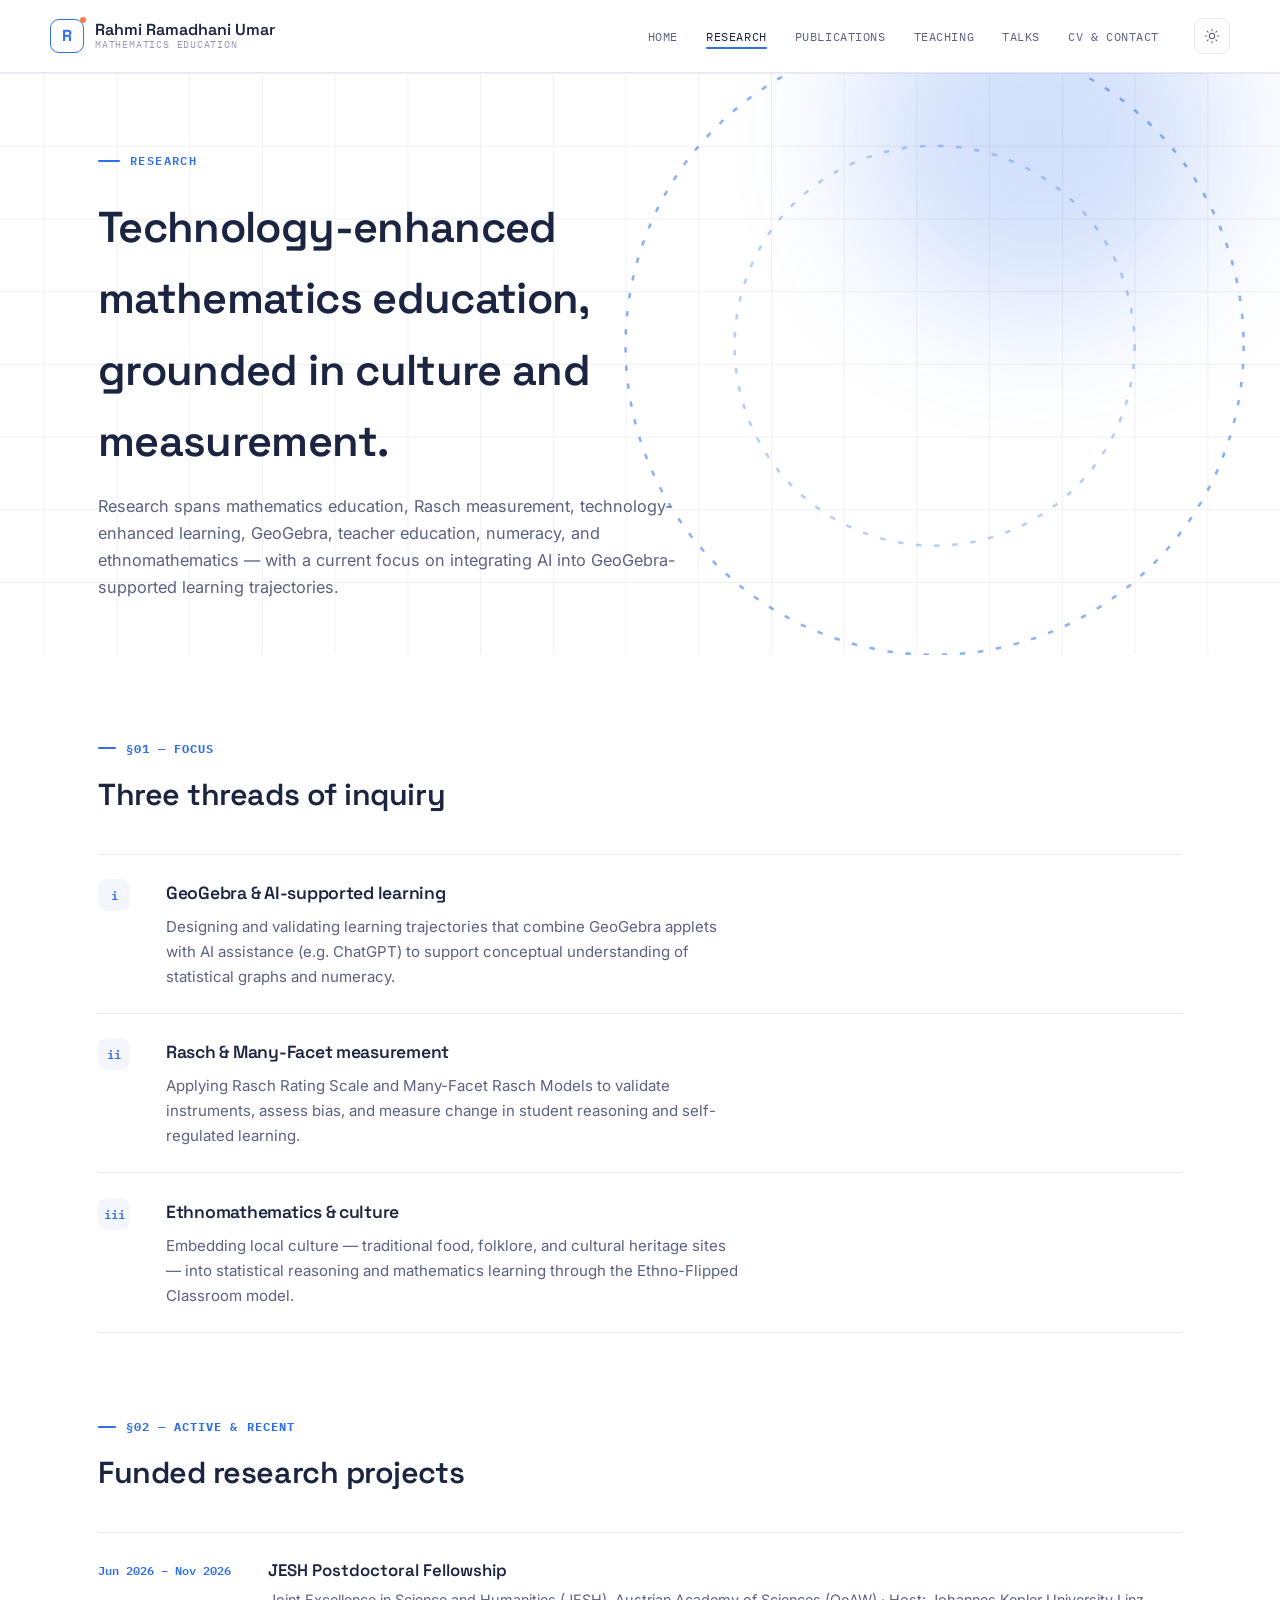
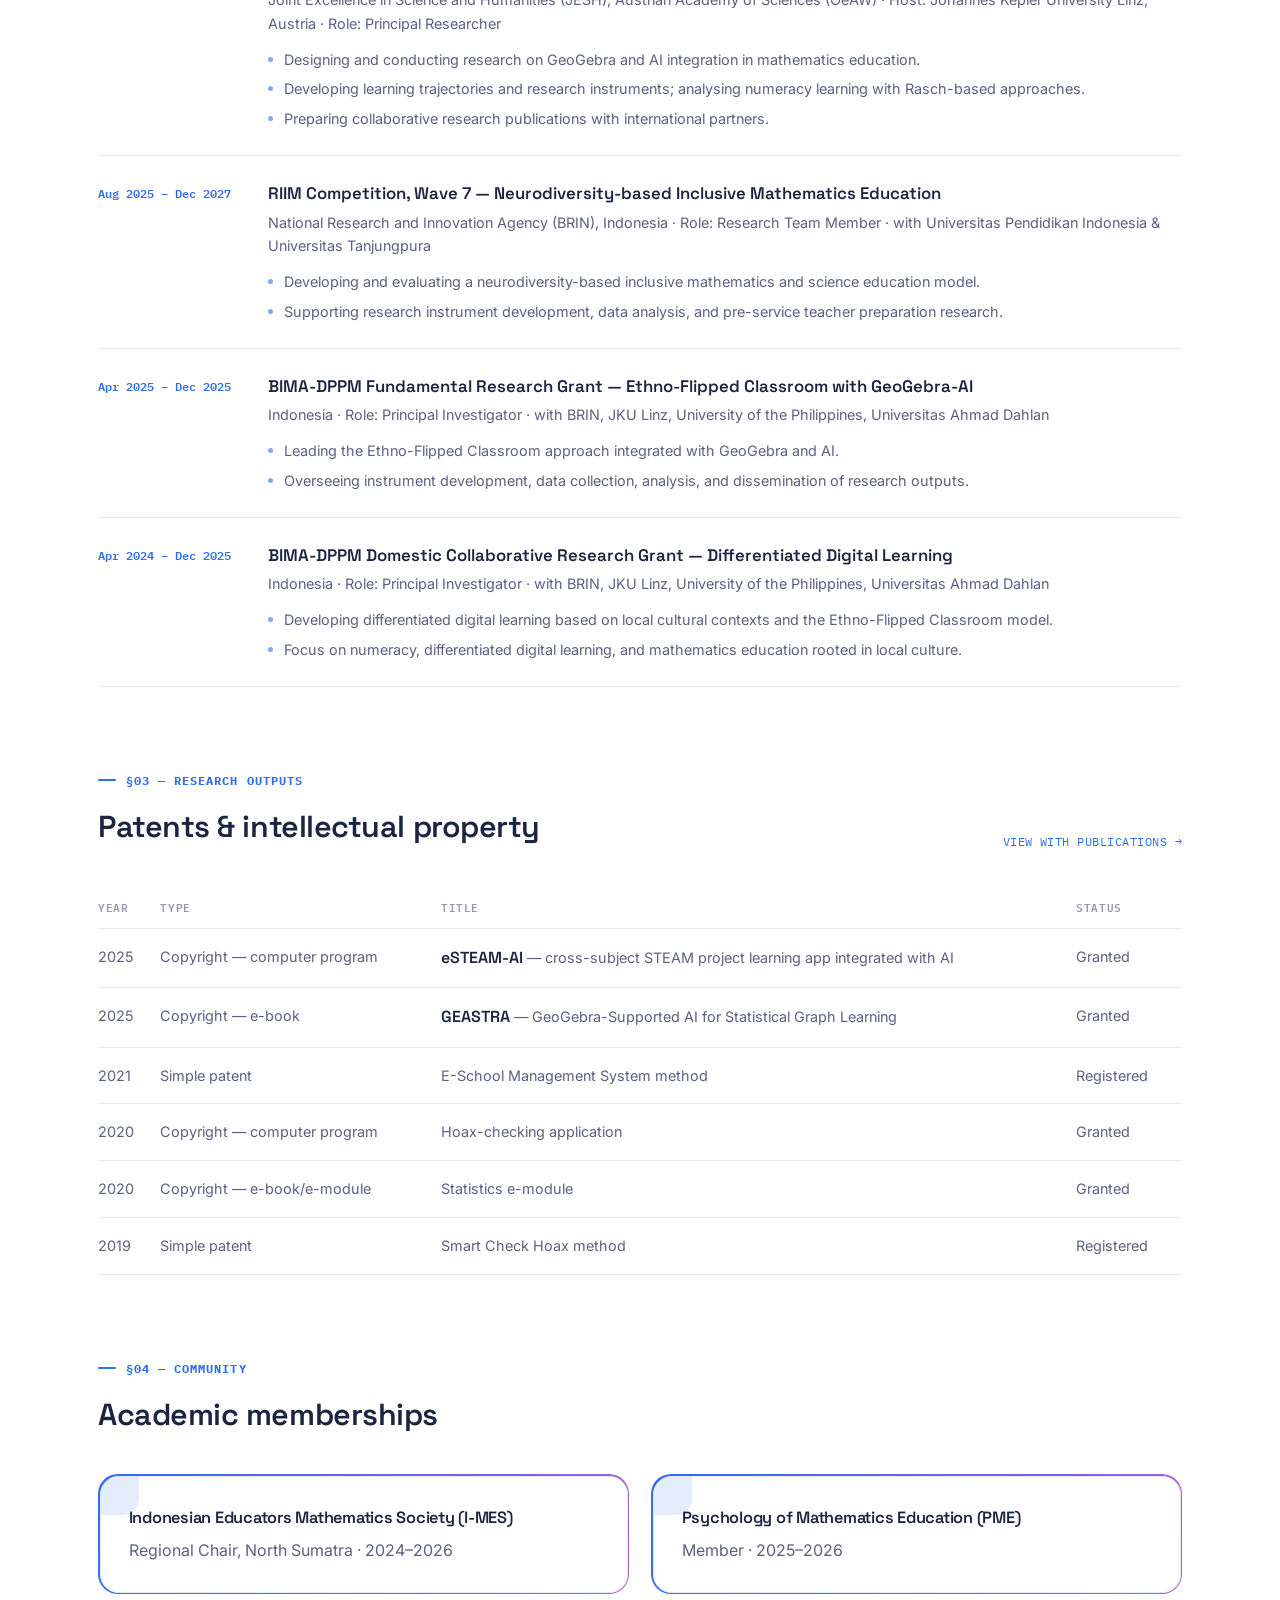
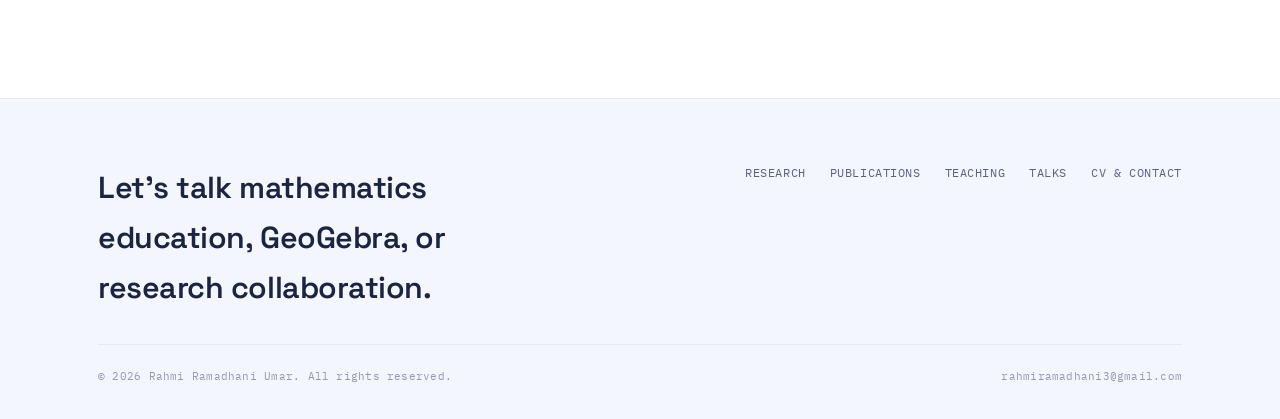
<file: research.html>
<!DOCTYPE html>
<html lang="en">
<head>
<meta charset="UTF-8">
<meta name="viewport" content="width=device-width, initial-scale=1.0">
<title>Research — Rahmi Ramadhani Umar</title>
<meta name="description" content="Research focus, active grants, and intellectual property outputs of Dr. Rahmi Ramadhani Umar in mathematics education, GeoGebra, AI-supported learning, and Rasch measurement.">
<link rel="icon" href="data:image/svg+xml,%3Csvg xmlns='http://www.w3.org/2000/svg' viewBox='0 0 100 100'%3E%3Crect x='3' y='3' width='94' height='94' rx='22' fill='%23FFFFFF' stroke='%232F6FED' stroke-width='5'/%3E%3Ctext x='50' y='68' font-family='Arial,sans-serif' font-size='50' font-weight='700' fill='%231B2440' text-anchor='middle'%3ER%3C/text%3E%3Ccircle cx='81' cy='21' r='9' fill='%23FF7A45'/%3E%3C/svg%3E">
<link rel="preconnect" href="https://fonts.googleapis.com">
<link rel="preconnect" href="https://fonts.gstatic.com" crossorigin>
<link href="https://fonts.googleapis.com/css2?family=Space+Grotesk:wght@500;600;700&family=Inter:wght@400;500;600;700&family=IBM+Plex+Mono:wght@500;600&display=swap" rel="stylesheet">
<link rel="stylesheet" href="assets/css/style.css">
<script>(function(){try{var t=localStorage.getItem('rru-theme');if(t==='light'||t==='dark')document.documentElement.setAttribute('data-theme',t);}catch(e){}})();</script>
</head>
<body class="accent-blue">
<a class="skip-link" href="#main">Skip to content</a>

<header class="site-header">
  <div class="container nav">
    <a class="brand" href="index.html">
      <span class="brand-mark">R</span>
      <span class="brand-text"><b>Rahmi Ramadhani Umar</b><small>Mathematics Education</small></span>
    </a>
    <ul class="nav-links">
      <li><a href="index.html">Home</a></li>
      <li><a href="research.html" aria-current="page">Research</a></li>
      <li><a href="publications.html">Publications</a></li>
      <li><a href="teaching.html">Teaching</a></li>
      <li><a href="talks.html">Talks</a></li>
      <li><a href="cv.html">CV &amp; Contact</a></li>
    </ul>
    <div class="nav-right">
      <button class="icon-btn theme-toggle" type="button" aria-label="Toggle dark mode">
        <svg class="icon-sun" viewBox="0 0 24 24" fill="none" stroke="currentColor" stroke-width="1.6" stroke-linecap="round"><circle cx="12" cy="12" r="4"/><path d="M12 2v2M12 20v2M4.9 4.9l1.4 1.4M17.7 17.7l1.4 1.4M2 12h2M20 12h2M4.9 19.1l1.4-1.4M17.7 6.3l1.4-1.4"/></svg>
        <svg class="icon-moon" viewBox="0 0 24 24" fill="none" stroke="currentColor" stroke-width="1.6" stroke-linecap="round" stroke-linejoin="round"><path d="M21 12.8A9 9 0 1 1 11.2 3 7 7 0 0 0 21 12.8Z"/></svg>
      </button>
      <button class="icon-btn nav-toggle" aria-label="Toggle menu" aria-expanded="false"><span></span></button>
    </div>
  </div>
</header>

<main id="main">

  <section class="page-hero">
    <div class="glow" aria-hidden="true" style="width:360px;height:360px;top:-120px;right:60px;background:var(--blue);opacity:.22"></div>
    <div class="motif" aria-hidden="true">
      <svg viewBox="0 0 1200 320" preserveAspectRatio="xMaxYMid slice">
        <defs><pattern id="pgGrid" width="40" height="40" patternUnits="userSpaceOnUse"><path d="M40 0H0V40" fill="none" class="motif-grid-line"/></pattern></defs>
        <rect width="1200" height="320" fill="url(#pgGrid)"/>
        <circle cx="1010" cy="150" r="170" class="motif-orbit"/>
        <circle cx="1010" cy="150" r="110" class="motif-orbit rev"/>
      </svg>
    </div>
    <div class="container">
      <span class="hero-kicker">Research</span>
      <h1>Technology-enhanced mathematics education, grounded in culture and measurement.</h1>
      <p>Research spans mathematics education, Rasch measurement, technology-enhanced learning, GeoGebra, teacher education, numeracy, and ethnomathematics — with a current focus on integrating AI into GeoGebra-supported learning trajectories.</p>
    </div>
  </section>

  <section class="section">
    <div class="container">
      <div class="section-top reveal">
        <div><span class="kicker">§01 — Focus</span><h2 class="section-title">Three threads of inquiry</h2></div>
      </div>
      <div class="index-list reveal">
        <article class="index-entry tilt">
          <span class="index-num mono">i</span>
          <span class="index-body">
            <h3>GeoGebra &amp; AI-supported learning</h3>
            <p>Designing and validating learning trajectories that combine GeoGebra applets with AI assistance (e.g. ChatGPT) to support conceptual understanding of statistical graphs and numeracy.</p>
          </span>
        </article>
        <article class="index-entry tilt">
          <span class="index-num mono">ii</span>
          <span class="index-body">
            <h3>Rasch &amp; Many-Facet measurement</h3>
            <p>Applying Rasch Rating Scale and Many-Facet Rasch Models to validate instruments, assess bias, and measure change in student reasoning and self-regulated learning.</p>
          </span>
        </article>
        <article class="index-entry tilt">
          <span class="index-num mono">iii</span>
          <span class="index-body">
            <h3>Ethnomathematics &amp; culture</h3>
            <p>Embedding local culture — traditional food, folklore, and cultural heritage sites — into statistical reasoning and mathematics learning through the Ethno-Flipped Classroom model.</p>
          </span>
        </article>
      </div>
    </div>
  </section>

  <section class="section" style="padding-top:0">
    <div class="container">
      <div class="section-top reveal">
        <div><span class="kicker">§02 — Active &amp; recent</span><h2 class="section-title">Funded research projects</h2></div>
      </div>

      <div class="timeline reveal">
        <div class="timeline-item">
          <div class="timeline-period">Jun 2026 – Nov 2026</div>
          <div>
            <div class="timeline-title">JESH Postdoctoral Fellowship</div>
            <div class="timeline-org">Joint Excellence in Science and Humanities (JESH), Austrian Academy of Sciences (OeAW) · Host: Johannes Kepler University Linz, Austria · Role: Principal Researcher</div>
            <ul>
              <li>Designing and conducting research on GeoGebra and AI integration in mathematics education.</li>
              <li>Developing learning trajectories and research instruments; analysing numeracy learning with Rasch-based approaches.</li>
              <li>Preparing collaborative research publications with international partners.</li>
            </ul>
          </div>
        </div>
        <div class="timeline-item">
          <div class="timeline-period">Aug 2025 – Dec 2027</div>
          <div>
            <div class="timeline-title">RIIM Competition, Wave 7 — Neurodiversity-based Inclusive Mathematics Education</div>
            <div class="timeline-org">National Research and Innovation Agency (BRIN), Indonesia · Role: Research Team Member · with Universitas Pendidikan Indonesia &amp; Universitas Tanjungpura</div>
            <ul>
              <li>Developing and evaluating a neurodiversity-based inclusive mathematics and science education model.</li>
              <li>Supporting research instrument development, data analysis, and pre-service teacher preparation research.</li>
            </ul>
          </div>
        </div>
        <div class="timeline-item">
          <div class="timeline-period">Apr 2025 – Dec 2025</div>
          <div>
            <div class="timeline-title">BIMA-DPPM Fundamental Research Grant — Ethno-Flipped Classroom with GeoGebra-AI</div>
            <div class="timeline-org">Indonesia · Role: Principal Investigator · with BRIN, JKU Linz, University of the Philippines, Universitas Ahmad Dahlan</div>
            <ul>
              <li>Leading the Ethno-Flipped Classroom approach integrated with GeoGebra and AI.</li>
              <li>Overseeing instrument development, data collection, analysis, and dissemination of research outputs.</li>
            </ul>
          </div>
        </div>
        <div class="timeline-item">
          <div class="timeline-period">Apr 2024 – Dec 2025</div>
          <div>
            <div class="timeline-title">BIMA-DPPM Domestic Collaborative Research Grant — Differentiated Digital Learning</div>
            <div class="timeline-org">Indonesia · Role: Principal Investigator · with BRIN, JKU Linz, University of the Philippines, Universitas Ahmad Dahlan</div>
            <ul>
              <li>Developing differentiated digital learning based on local cultural contexts and the Ethno-Flipped Classroom model.</li>
              <li>Focus on numeracy, differentiated digital learning, and mathematics education rooted in local culture.</li>
            </ul>
          </div>
        </div>
      </div>
    </div>
  </section>

  <section class="section" style="padding-top:0">
    <div class="container">
      <div class="section-top reveal">
        <div><span class="kicker">§03 — Research outputs</span><h2 class="section-title">Patents &amp; intellectual property</h2></div>
        <a class="section-link" href="publications.html#outputs">View with publications →</a>
      </div>
      <div class="table-wrap reveal">
        <table class="simple">
          <tr><th>Year</th><th>Type</th><th>Title</th><th>Status</th></tr>
          <tr><td>2025</td><td>Copyright — computer program</td><td><strong>eSTEAM-AI</strong> — cross-subject STEAM project learning app integrated with AI</td><td>Granted</td></tr>
          <tr><td>2025</td><td>Copyright — e-book</td><td><strong>GEASTRA</strong> — GeoGebra-Supported AI for Statistical Graph Learning</td><td>Granted</td></tr>
          <tr><td>2021</td><td>Simple patent</td><td>E-School Management System method</td><td>Registered</td></tr>
          <tr><td>2020</td><td>Copyright — computer program</td><td>Hoax-checking application</td><td>Granted</td></tr>
          <tr><td>2020</td><td>Copyright — e-book/e-module</td><td>Statistics e-module</td><td>Granted</td></tr>
          <tr><td>2019</td><td>Simple patent</td><td>Smart Check Hoax method</td><td>Registered</td></tr>
        </table>
      </div>
    </div>
  </section>

  <section class="section" style="padding-top:0">
    <div class="container">
      <div class="section-top reveal">
        <div><span class="kicker">§04 — Community</span><h2 class="section-title">Academic memberships</h2></div>
      </div>
      <div class="split-grid reveal">
        <div class="gradient-frame tilt">
          <div class="gradient-frame-inner panel">
            <h3 style="font-size:1.02rem;margin-bottom:6px">Indonesian Educators Mathematics Society (I-MES)</h3>
            <p class="section-desc mt-0">Regional Chair, North Sumatra · 2024–2026</p>
          </div>
        </div>
        <div class="gradient-frame tilt">
          <div class="gradient-frame-inner panel">
            <h3 style="font-size:1.02rem;margin-bottom:6px">Psychology of Mathematics Education (PME)</h3>
            <p class="section-desc mt-0">Member · 2025–2026</p>
          </div>
        </div>
      </div>
    </div>
  </section>

</main>

<footer class="site-footer">
  <div class="container">
    <div class="footer-top">
      <h2>Let's talk mathematics education, GeoGebra, or research collaboration.</h2>
      <nav class="footer-nav" aria-label="Footer">
        <a href="research.html">Research</a>
        <a href="publications.html">Publications</a>
        <a href="teaching.html">Teaching</a>
        <a href="talks.html">Talks</a>
        <a href="cv.html">CV &amp; Contact</a>
      </nav>
    </div>
    <div class="footer-bottom">
      <span>© <span id="year"></span> Rahmi Ramadhani Umar. All rights reserved.</span>
      <span>rahmiramadhani3@gmail.com</span>
    </div>
  </div>
</footer>

<script src="assets/js/main.js"></script>
<script src="assets/js/math-motif.js"></script>
<script src="assets/js/effects.js"></script>
</body>
</html>
</file>
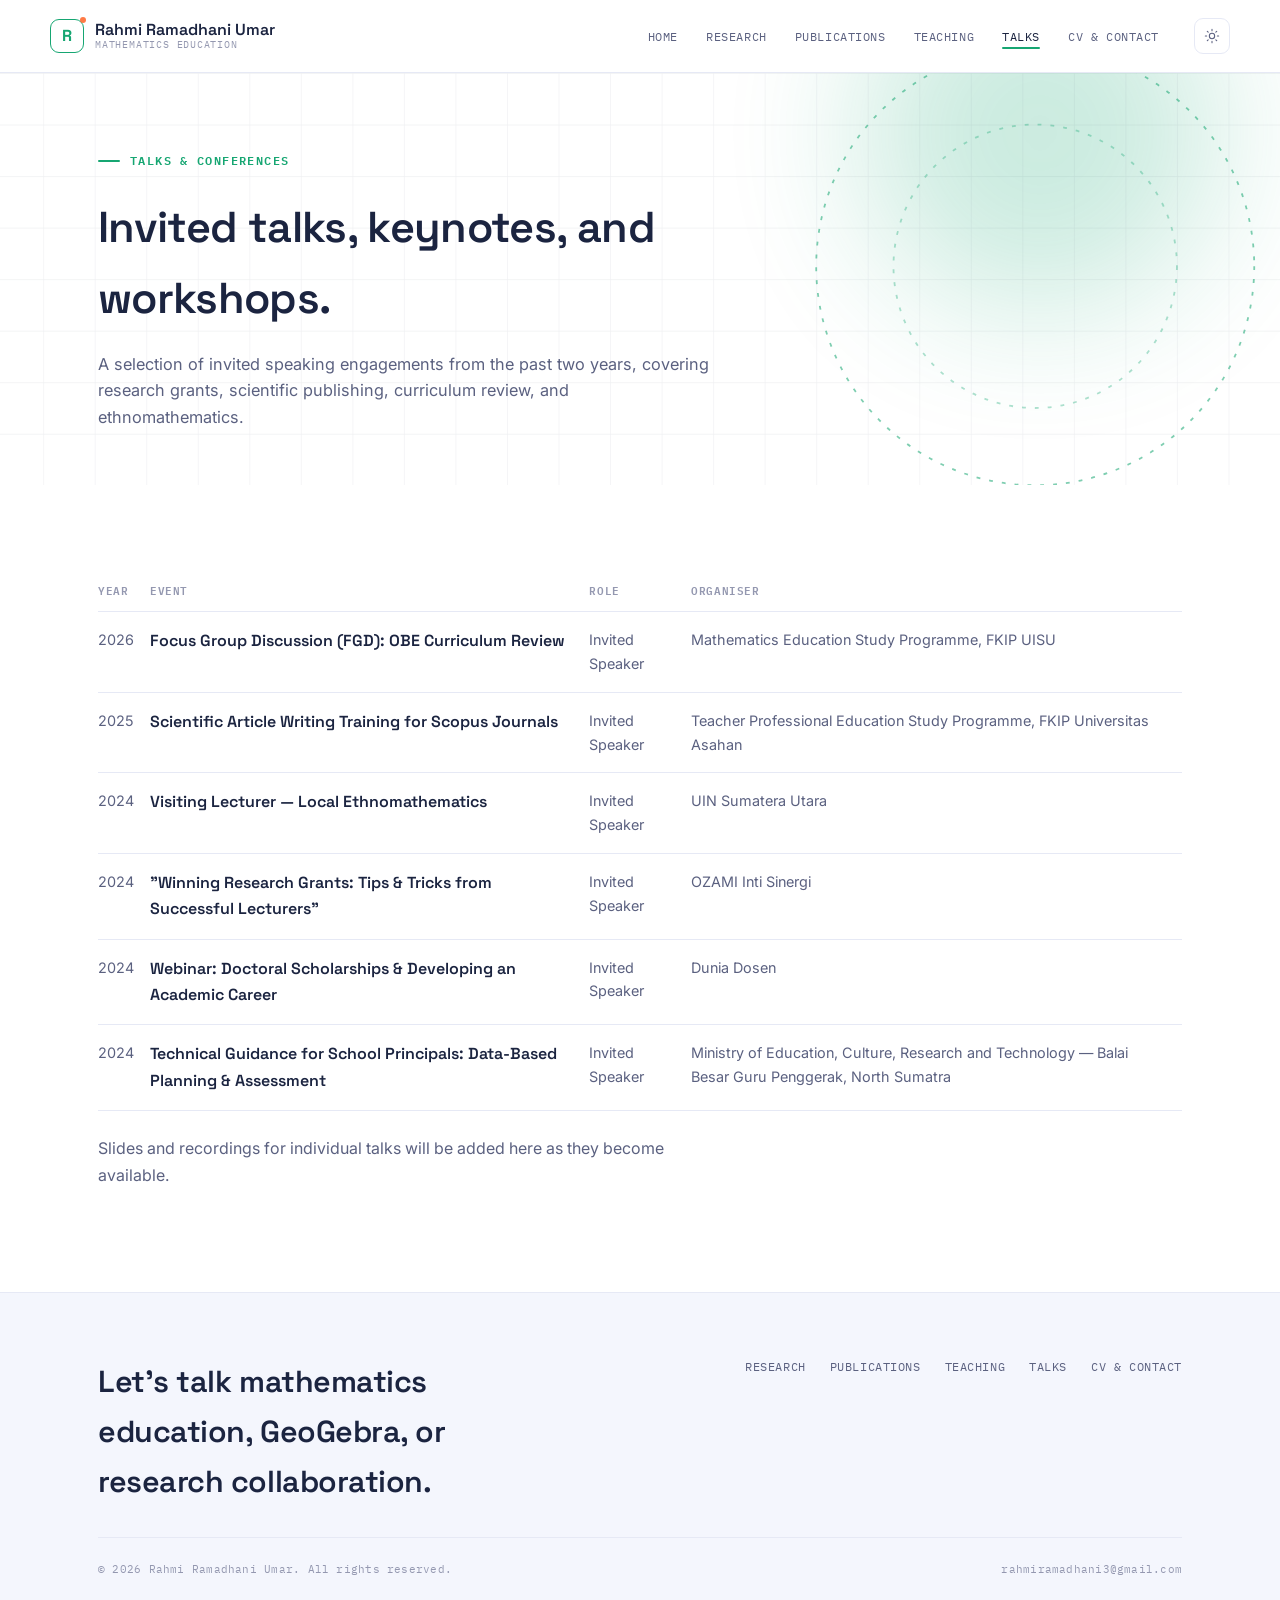
<file: talks.html>
<!DOCTYPE html>
<html lang="en">
<head>
<meta charset="UTF-8">
<meta name="viewport" content="width=device-width, initial-scale=1.0">
<title>Talks &amp; Conferences — Rahmi Ramadhani Umar</title>
<meta name="description" content="Invited talks, keynotes, and workshops delivered by Dr. Rahmi Ramadhani Umar on research grants, scientific writing, and technology-enhanced mathematics education.">
<link rel="icon" href="data:image/svg+xml,%3Csvg xmlns='http://www.w3.org/2000/svg' viewBox='0 0 100 100'%3E%3Crect x='3' y='3' width='94' height='94' rx='22' fill='%23FFFFFF' stroke='%232F6FED' stroke-width='5'/%3E%3Ctext x='50' y='68' font-family='Arial,sans-serif' font-size='50' font-weight='700' fill='%231B2440' text-anchor='middle'%3ER%3C/text%3E%3Ccircle cx='81' cy='21' r='9' fill='%23FF7A45'/%3E%3C/svg%3E">
<link rel="preconnect" href="https://fonts.googleapis.com">
<link rel="preconnect" href="https://fonts.gstatic.com" crossorigin>
<link href="https://fonts.googleapis.com/css2?family=Space+Grotesk:wght@500;600;700&family=Inter:wght@400;500;600;700&family=IBM+Plex+Mono:wght@500;600&display=swap" rel="stylesheet">
<link rel="stylesheet" href="assets/css/style.css">
<script>(function(){try{var t=localStorage.getItem('rru-theme');if(t==='light'||t==='dark')document.documentElement.setAttribute('data-theme',t);}catch(e){}})();</script>
</head>
<body class="accent-green">
<a class="skip-link" href="#main">Skip to content</a>

<header class="site-header">
  <div class="container nav">
    <a class="brand" href="index.html">
      <span class="brand-mark">R</span>
      <span class="brand-text"><b>Rahmi Ramadhani Umar</b><small>Mathematics Education</small></span>
    </a>
    <ul class="nav-links">
      <li><a href="index.html">Home</a></li>
      <li><a href="research.html">Research</a></li>
      <li><a href="publications.html">Publications</a></li>
      <li><a href="teaching.html">Teaching</a></li>
      <li><a href="talks.html" aria-current="page">Talks</a></li>
      <li><a href="cv.html">CV &amp; Contact</a></li>
    </ul>
    <div class="nav-right">
      <button class="icon-btn theme-toggle" type="button" aria-label="Toggle dark mode">
        <svg class="icon-sun" viewBox="0 0 24 24" fill="none" stroke="currentColor" stroke-width="1.6" stroke-linecap="round"><circle cx="12" cy="12" r="4"/><path d="M12 2v2M12 20v2M4.9 4.9l1.4 1.4M17.7 17.7l1.4 1.4M2 12h2M20 12h2M4.9 19.1l1.4-1.4M17.7 6.3l1.4-1.4"/></svg>
        <svg class="icon-moon" viewBox="0 0 24 24" fill="none" stroke="currentColor" stroke-width="1.6" stroke-linecap="round" stroke-linejoin="round"><path d="M21 12.8A9 9 0 1 1 11.2 3 7 7 0 0 0 21 12.8Z"/></svg>
      </button>
      <button class="icon-btn nav-toggle" aria-label="Toggle menu" aria-expanded="false"><span></span></button>
    </div>
  </div>
</header>

<main id="main">

  <section class="page-hero">
    <div class="glow" aria-hidden="true" style="width:360px;height:360px;top:-120px;right:60px;background:var(--green);opacity:.22"></div>
    <div class="motif" aria-hidden="true">
      <svg viewBox="0 0 1200 320" preserveAspectRatio="xMaxYMid slice">
        <defs><pattern id="pgGrid" width="40" height="40" patternUnits="userSpaceOnUse"><path d="M40 0H0V40" fill="none" class="motif-grid-line"/></pattern></defs>
        <rect width="1200" height="320" fill="url(#pgGrid)"/>
        <circle cx="1010" cy="150" r="170" class="motif-orbit"/>
        <circle cx="1010" cy="150" r="110" class="motif-orbit rev"/>
      </svg>
    </div>
    <div class="container">
      <span class="hero-kicker">Talks &amp; Conferences</span>
      <h1>Invited talks, keynotes, and workshops.</h1>
      <p>A selection of invited speaking engagements from the past two years, covering research grants, scientific publishing, curriculum review, and ethnomathematics.</p>
    </div>
  </section>

  <section class="section">
    <div class="container">
      <div class="table-wrap reveal">
        <table class="simple">
          <tr><th>Year</th><th>Event</th><th>Role</th><th>Organiser</th></tr>
          <tr>
            <td>2026</td>
            <td><strong>Focus Group Discussion (FGD): OBE Curriculum Review</strong></td>
            <td>Invited Speaker</td>
            <td>Mathematics Education Study Programme, FKIP UISU</td>
          </tr>
          <tr>
            <td>2025</td>
            <td><strong>Scientific Article Writing Training for Scopus Journals</strong></td>
            <td>Invited Speaker</td>
            <td>Teacher Professional Education Study Programme, FKIP Universitas Asahan</td>
          </tr>
          <tr>
            <td>2024</td>
            <td><strong>Visiting Lecturer — Local Ethnomathematics</strong></td>
            <td>Invited Speaker</td>
            <td>UIN Sumatera Utara</td>
          </tr>
          <tr>
            <td>2024</td>
            <td><strong>"Winning Research Grants: Tips &amp; Tricks from Successful Lecturers"</strong></td>
            <td>Invited Speaker</td>
            <td>OZAMI Inti Sinergi</td>
          </tr>
          <tr>
            <td>2024</td>
            <td><strong>Webinar: Doctoral Scholarships &amp; Developing an Academic Career</strong></td>
            <td>Invited Speaker</td>
            <td>Dunia Dosen</td>
          </tr>
          <tr>
            <td>2024</td>
            <td><strong>Technical Guidance for School Principals: Data-Based Planning &amp; Assessment</strong></td>
            <td>Invited Speaker</td>
            <td>Ministry of Education, Culture, Research and Technology — Balai Besar Guru Penggerak, North Sumatra</td>
          </tr>
        </table>
      </div>
      <p class="section-desc reveal" style="margin-top:24px">Slides and recordings for individual talks will be added here as they become available.</p>
    </div>
  </section>

</main>

<footer class="site-footer">
  <div class="container">
    <div class="footer-top">
      <h2>Let's talk mathematics education, GeoGebra, or research collaboration.</h2>
      <nav class="footer-nav" aria-label="Footer">
        <a href="research.html">Research</a>
        <a href="publications.html">Publications</a>
        <a href="teaching.html">Teaching</a>
        <a href="talks.html">Talks</a>
        <a href="cv.html">CV &amp; Contact</a>
      </nav>
    </div>
    <div class="footer-bottom">
      <span>© <span id="year"></span> Rahmi Ramadhani Umar. All rights reserved.</span>
      <span>rahmiramadhani3@gmail.com</span>
    </div>
  </div>
</footer>

<script src="assets/js/main.js"></script>
<script src="assets/js/math-motif.js"></script>
<script src="assets/js/effects.js"></script>
</body>
</html>
</file>
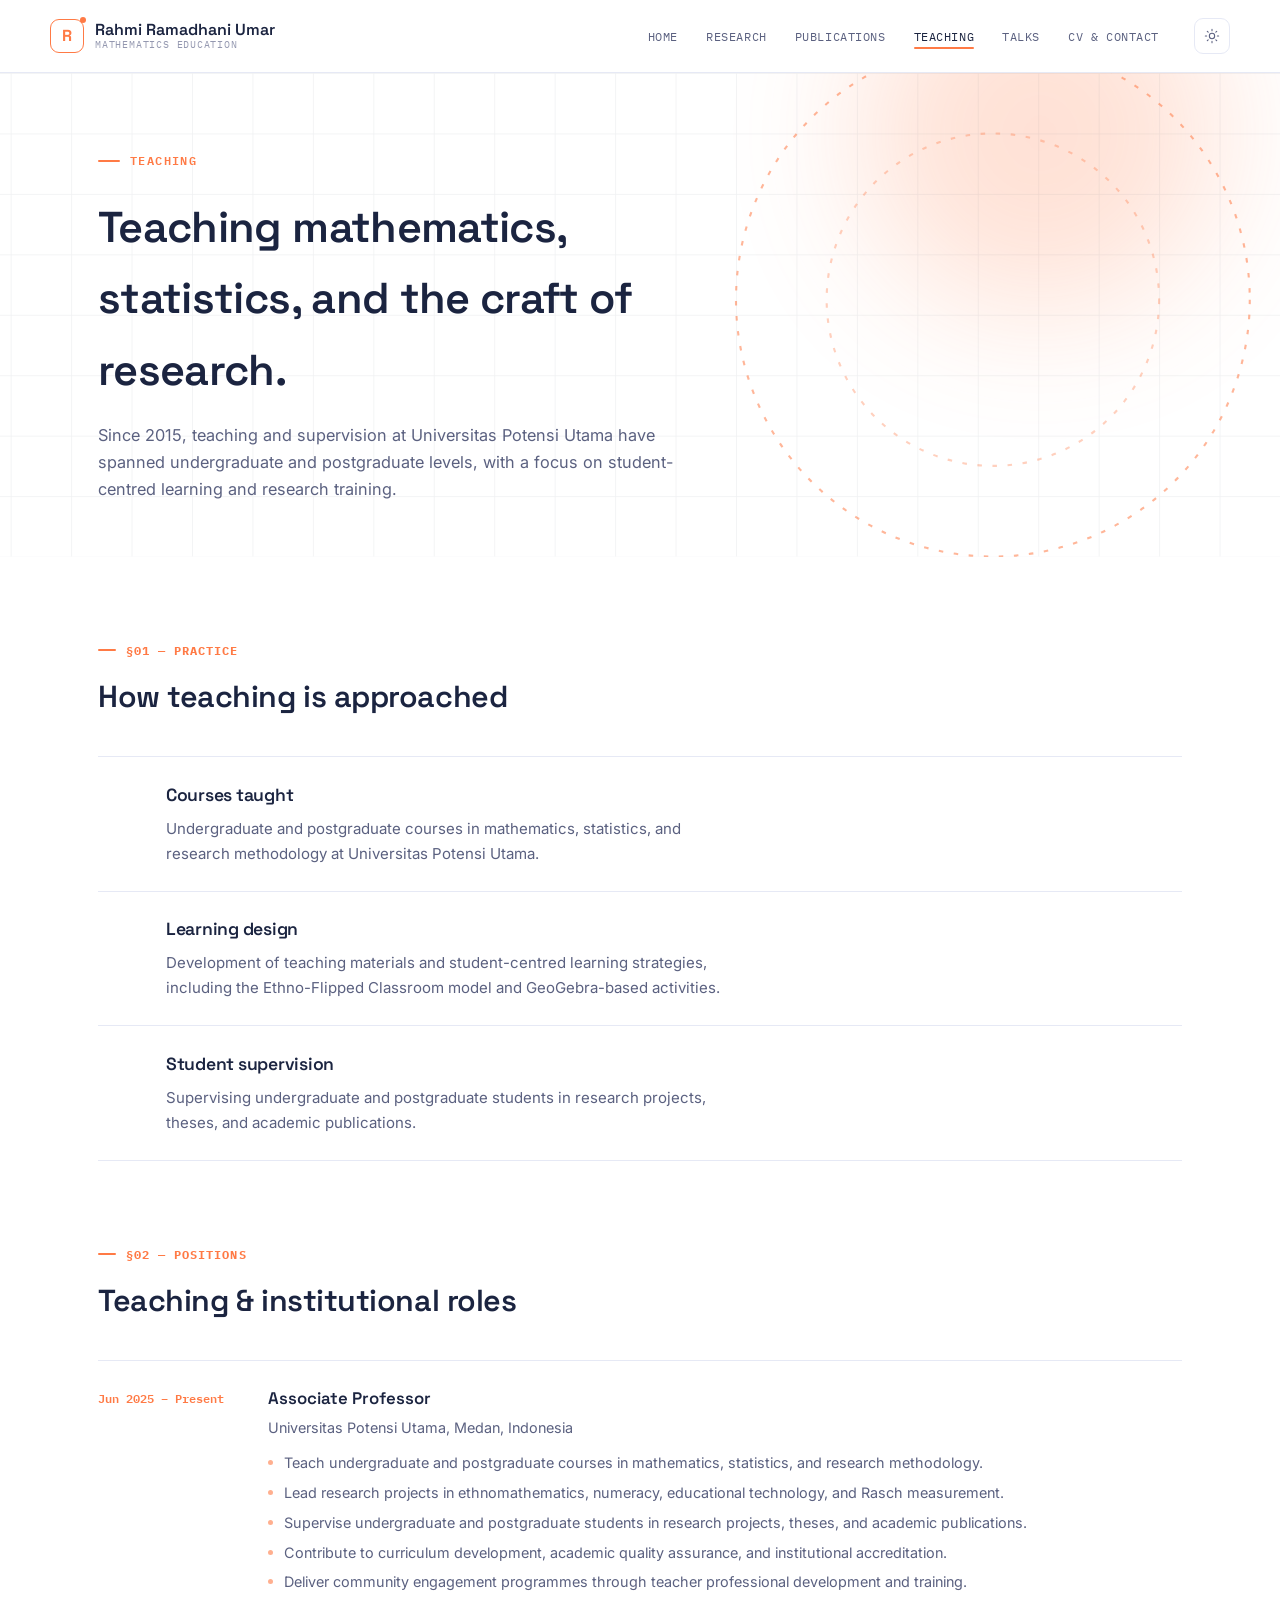
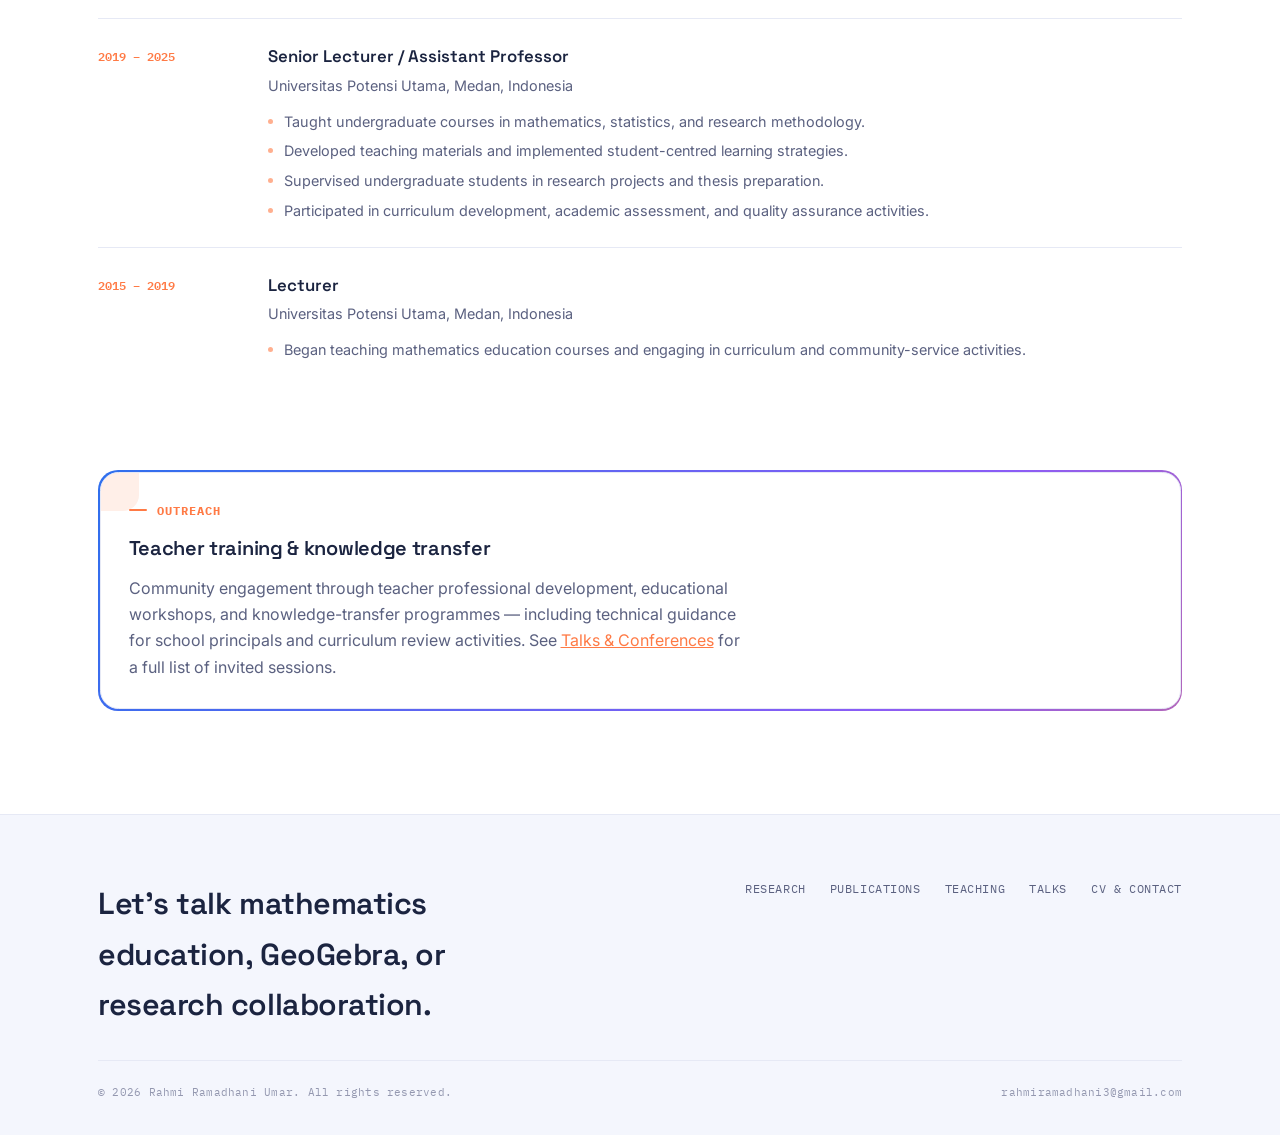
<file: teaching.html>
<!DOCTYPE html>
<html lang="en">
<head>
<meta charset="UTF-8">
<meta name="viewport" content="width=device-width, initial-scale=1.0">
<title>Teaching — Rahmi Ramadhani Umar</title>
<meta name="description" content="Teaching activities of Dr. Rahmi Ramadhani Umar — mathematics, statistics, and research methodology courses, student supervision, and curriculum development at Universitas Potensi Utama.">
<link rel="icon" href="data:image/svg+xml,%3Csvg xmlns='http://www.w3.org/2000/svg' viewBox='0 0 100 100'%3E%3Crect x='3' y='3' width='94' height='94' rx='22' fill='%23FFFFFF' stroke='%232F6FED' stroke-width='5'/%3E%3Ctext x='50' y='68' font-family='Arial,sans-serif' font-size='50' font-weight='700' fill='%231B2440' text-anchor='middle'%3ER%3C/text%3E%3Ccircle cx='81' cy='21' r='9' fill='%23FF7A45'/%3E%3C/svg%3E">
<link rel="preconnect" href="https://fonts.googleapis.com">
<link rel="preconnect" href="https://fonts.gstatic.com" crossorigin>
<link href="https://fonts.googleapis.com/css2?family=Space+Grotesk:wght@500;600;700&family=Inter:wght@400;500;600;700&family=IBM+Plex+Mono:wght@500;600&display=swap" rel="stylesheet">
<link rel="stylesheet" href="assets/css/style.css">
<script>(function(){try{var t=localStorage.getItem('rru-theme');if(t==='light'||t==='dark')document.documentElement.setAttribute('data-theme',t);}catch(e){}})();</script>
</head>
<body class="accent-orange">
<a class="skip-link" href="#main">Skip to content</a>

<header class="site-header">
  <div class="container nav">
    <a class="brand" href="index.html">
      <span class="brand-mark">R</span>
      <span class="brand-text"><b>Rahmi Ramadhani Umar</b><small>Mathematics Education</small></span>
    </a>
    <ul class="nav-links">
      <li><a href="index.html">Home</a></li>
      <li><a href="research.html">Research</a></li>
      <li><a href="publications.html">Publications</a></li>
      <li><a href="teaching.html" aria-current="page">Teaching</a></li>
      <li><a href="talks.html">Talks</a></li>
      <li><a href="cv.html">CV &amp; Contact</a></li>
    </ul>
    <div class="nav-right">
      <button class="icon-btn theme-toggle" type="button" aria-label="Toggle dark mode">
        <svg class="icon-sun" viewBox="0 0 24 24" fill="none" stroke="currentColor" stroke-width="1.6" stroke-linecap="round"><circle cx="12" cy="12" r="4"/><path d="M12 2v2M12 20v2M4.9 4.9l1.4 1.4M17.7 17.7l1.4 1.4M2 12h2M20 12h2M4.9 19.1l1.4-1.4M17.7 6.3l1.4-1.4"/></svg>
        <svg class="icon-moon" viewBox="0 0 24 24" fill="none" stroke="currentColor" stroke-width="1.6" stroke-linecap="round" stroke-linejoin="round"><path d="M21 12.8A9 9 0 1 1 11.2 3 7 7 0 0 0 21 12.8Z"/></svg>
      </button>
      <button class="icon-btn nav-toggle" aria-label="Toggle menu" aria-expanded="false"><span></span></button>
    </div>
  </div>
</header>

<main id="main">

  <section class="page-hero">
    <div class="glow" aria-hidden="true" style="width:360px;height:360px;top:-120px;right:60px;background:var(--orange);opacity:.22"></div>
    <div class="motif" aria-hidden="true">
      <svg viewBox="0 0 1200 320" preserveAspectRatio="xMaxYMid slice">
        <defs><pattern id="pgGrid" width="40" height="40" patternUnits="userSpaceOnUse"><path d="M40 0H0V40" fill="none" class="motif-grid-line"/></pattern></defs>
        <rect width="1200" height="320" fill="url(#pgGrid)"/>
        <circle cx="1010" cy="150" r="170" class="motif-orbit"/>
        <circle cx="1010" cy="150" r="110" class="motif-orbit rev"/>
      </svg>
    </div>
    <div class="container">
      <span class="hero-kicker">Teaching</span>
      <h1>Teaching mathematics, statistics, and the craft of research.</h1>
      <p>Since 2015, teaching and supervision at Universitas Potensi Utama have spanned undergraduate and postgraduate levels, with a focus on student-centred learning and research training.</p>
    </div>
  </section>

  <section class="section">
    <div class="container">
      <div class="section-top reveal">
        <div><span class="kicker">§01 — Practice</span><h2 class="section-title">How teaching is approached</h2></div>
      </div>
      <div class="index-list reveal">
        <article class="index-entry tilt">
          <span class="index-num mono">i</span>
          <span class="index-body">
            <h3>Courses taught</h3>
            <p>Undergraduate and postgraduate courses in mathematics, statistics, and research methodology at Universitas Potensi Utama.</p>
          </span>
        </article>
        <article class="index-entry tilt">
          <span class="index-num mono">ii</span>
          <span class="index-body">
            <h3>Learning design</h3>
            <p>Development of teaching materials and student-centred learning strategies, including the Ethno-Flipped Classroom model and GeoGebra-based activities.</p>
          </span>
        </article>
        <article class="index-entry tilt">
          <span class="index-num mono">iii</span>
          <span class="index-body">
            <h3>Student supervision</h3>
            <p>Supervising undergraduate and postgraduate students in research projects, theses, and academic publications.</p>
          </span>
        </article>
      </div>
    </div>
  </section>

  <section class="section" style="padding-top:0">
    <div class="container">
      <div class="section-top reveal">
        <div><span class="kicker">§02 — Positions</span><h2 class="section-title">Teaching &amp; institutional roles</h2></div>
      </div>

      <div class="timeline reveal">
        <div class="timeline-item">
          <div class="timeline-period">Jun 2025 – Present</div>
          <div>
            <div class="timeline-title">Associate Professor</div>
            <div class="timeline-org">Universitas Potensi Utama, Medan, Indonesia</div>
            <ul>
              <li>Teach undergraduate and postgraduate courses in mathematics, statistics, and research methodology.</li>
              <li>Lead research projects in ethnomathematics, numeracy, educational technology, and Rasch measurement.</li>
              <li>Supervise undergraduate and postgraduate students in research projects, theses, and academic publications.</li>
              <li>Contribute to curriculum development, academic quality assurance, and institutional accreditation.</li>
              <li>Deliver community engagement programmes through teacher professional development and training.</li>
            </ul>
          </div>
        </div>
        <div class="timeline-item">
          <div class="timeline-period">2019 – 2025</div>
          <div>
            <div class="timeline-title">Senior Lecturer / Assistant Professor</div>
            <div class="timeline-org">Universitas Potensi Utama, Medan, Indonesia</div>
            <ul>
              <li>Taught undergraduate courses in mathematics, statistics, and research methodology.</li>
              <li>Developed teaching materials and implemented student-centred learning strategies.</li>
              <li>Supervised undergraduate students in research projects and thesis preparation.</li>
              <li>Participated in curriculum development, academic assessment, and quality assurance activities.</li>
            </ul>
          </div>
        </div>
        <div class="timeline-item" style="border-bottom:none">
          <div class="timeline-period">2015 – 2019</div>
          <div>
            <div class="timeline-title">Lecturer</div>
            <div class="timeline-org">Universitas Potensi Utama, Medan, Indonesia</div>
            <ul>
              <li>Began teaching mathematics education courses and engaging in curriculum and community-service activities.</li>
            </ul>
          </div>
        </div>
      </div>
    </div>
  </section>

  <section class="section" style="padding-top:0">
    <div class="container">
      <div class="gradient-frame tilt reveal">
        <div class="gradient-frame-inner panel">
          <span class="kicker">Outreach</span>
          <h2 class="section-title" style="font-size:1.25rem">Teacher training &amp; knowledge transfer</h2>
          <p class="section-desc mt-0" style="margin-top:10px">Community engagement through teacher professional development, educational workshops, and knowledge-transfer programmes — including technical guidance for school principals and curriculum review activities. See <a href="talks.html" style="color:var(--page-accent);text-decoration:underline">Talks &amp; Conferences</a> for a full list of invited sessions.</p>
        </div>
      </div>
    </div>
  </section>

</main>

<footer class="site-footer">
  <div class="container">
    <div class="footer-top">
      <h2>Let's talk mathematics education, GeoGebra, or research collaboration.</h2>
      <nav class="footer-nav" aria-label="Footer">
        <a href="research.html">Research</a>
        <a href="publications.html">Publications</a>
        <a href="teaching.html">Teaching</a>
        <a href="talks.html">Talks</a>
        <a href="cv.html">CV &amp; Contact</a>
      </nav>
    </div>
    <div class="footer-bottom">
      <span>© <span id="year"></span> Rahmi Ramadhani Umar. All rights reserved.</span>
      <span>rahmiramadhani3@gmail.com</span>
    </div>
  </div>
</footer>

<script src="assets/js/main.js"></script>
<script src="assets/js/math-motif.js"></script>
<script src="assets/js/effects.js"></script>
</body>
</html>
</file>
<file: assets/css/style.css>
/* ==========================================================================
   Rahmi Ramadhani Umar — Academic Portfolio
   Bright, colour-coded design with an abstract mathematical motif.
   ========================================================================== */

:root{
  color-scheme:light;
  --bg:#FFFFFF;
  --bg-alt:#F4F6FD;
  --surface:#FFFFFF;
  --text:#1B2440;
  --text-soft:#5B6180;
  --text-faint:#9498B0;
  --rule:#E6E9F5;
  --grid-line:rgba(27,36,64,.07);

  --blue:#2F6FED;
  --orange:#FF7A45;
  --green:#16A672;
  --purple:#8B5CF6;
  --teal:#0EA5A0;

  --maxw:1180px;
  --shadow:0 20px 44px -26px rgba(27,36,64,.18);
}

@media (prefers-color-scheme:dark){
  :root:not([data-theme="light"]){
    color-scheme:dark;
    --bg:#10142B;
    --bg-alt:#161B3E;
    --surface:#161B3E;
    --text:#EEF0FA;
    --text-soft:#B7BBD9;
    --text-faint:#7B7FA0;
    --rule:#2A2F55;
    --grid-line:rgba(255,255,255,.08);
    --blue:#6E9BFF;
    --orange:#FF9C72;
    --green:#4FD9A6;
    --purple:#B79CFF;
    --teal:#4FD6D1;
    --shadow:0 20px 44px -26px rgba(0,0,0,.55);
  }
}
:root[data-theme="dark"]{
  color-scheme:dark;
  --bg:#10142B;
  --bg-alt:#161B3E;
  --surface:#161B3E;
  --text:#EEF0FA;
  --text-soft:#B7BBD9;
  --text-faint:#7B7FA0;
  --rule:#2A2F55;
  --grid-line:rgba(255,255,255,.08);
  --blue:#6E9BFF;
  --orange:#FF9C72;
  --green:#4FD9A6;
  --purple:#B79CFF;
  --teal:#4FD6D1;
  --shadow:0 20px 44px -26px rgba(0,0,0,.55);
}

/* Per-page accent — set via a class on <body> */
body{--page-accent:var(--blue)}
body.accent-blue{--page-accent:var(--blue)}
body.accent-orange{--page-accent:var(--orange)}
body.accent-green{--page-accent:var(--green)}
body.accent-purple{--page-accent:var(--purple)}
body.accent-teal{--page-accent:var(--teal)}

*,*::before,*::after{box-sizing:border-box}
html{scroll-behavior:smooth;background:var(--bg)}
@media (prefers-reduced-motion:reduce){html{scroll-behavior:auto}*{animation:none!important;transition:none!important}}

body{
  margin:0;
  background:var(--bg);
  color:var(--text);
  font-family:'Inter',system-ui,-apple-system,'Segoe UI',sans-serif;
  line-height:1.65;
  font-size:16px;
  -webkit-font-smoothing:antialiased;
  transition:background .25s ease,color .25s ease;
}

img{max-width:100%;display:block}
a{color:inherit}
h1,h2,h3,h4{font-family:'Space Grotesk',system-ui,sans-serif;font-weight:600;letter-spacing:-.015em;margin:0}
h1 em,h2 em,h3 em{font-style:normal;color:var(--page-accent)}
p{margin:0}
ul{margin:0;padding:0;list-style:none}
.container{max-width:var(--maxw);margin:0 auto;padding:0 clamp(20px,5vw,48px)}
.mono{font-family:'IBM Plex Mono',ui-monospace,monospace}

.skip-link{position:absolute;left:-9999px;top:0;background:var(--page-accent);color:#fff;padding:10px 18px;border-radius:0 0 6px 0;z-index:200;font-weight:600}
.skip-link:focus{left:0}
:focus-visible{outline:2px solid var(--page-accent);outline-offset:3px}

/* ---------- Reveal on scroll ---------- */
.reveal{opacity:0;transform:translateY(16px);transition:opacity .6s ease,transform .6s ease}
.reveal.is-visible{opacity:1;transform:none}

/* ---------- Header ---------- */
.site-header{position:sticky;top:0;z-index:50;background:color-mix(in srgb, var(--bg) 88%, transparent);backdrop-filter:blur(10px) saturate(140%);border-bottom:1px solid var(--rule);transition:box-shadow .2s ease}
.site-header.scrolled{box-shadow:0 8px 24px -18px rgba(27,36,64,.25)}

.nav{display:flex;align-items:center;padding:18px 0;gap:22px}
.brand{display:flex;align-items:center;gap:11px;text-decoration:none;color:var(--text);margin-right:auto}
.brand-mark{
  width:34px;height:34px;border:1.5px solid var(--page-accent);border-radius:9px;
  display:flex;align-items:center;justify-content:center;position:relative;flex-shrink:0;
  font-family:'Space Grotesk',sans-serif;font-size:16px;font-weight:700;color:var(--page-accent);
}
.brand-mark::after{content:'';position:absolute;top:-3px;right:-3px;width:6px;height:6px;border-radius:50%;background:var(--orange)}
.brand-text{line-height:1.15}
.brand-text b{display:block;font-family:'Space Grotesk',sans-serif;font-weight:600;font-size:1rem}
.brand-text small{display:block;font-family:'IBM Plex Mono',monospace;font-size:.62rem;letter-spacing:.08em;text-transform:uppercase;color:var(--text-faint)}

.nav-links{display:flex;align-items:center;gap:2px;font-family:'IBM Plex Mono',monospace;font-size:.72rem;letter-spacing:.05em;text-transform:uppercase}
.nav-links a{text-decoration:none;padding:9px 13px;color:var(--text-soft);position:relative}
.nav-links a:hover{color:var(--text)}
.nav-links a[aria-current="page"]{color:var(--text)}
.nav-links a[aria-current="page"]::after{content:'';position:absolute;left:13px;right:13px;bottom:4px;height:2px;border-radius:2px;background:var(--page-accent)}

.nav-right{display:flex;align-items:center;gap:6px}
.icon-btn{
  display:inline-flex;align-items:center;justify-content:center;
  width:36px;height:36px;border-radius:9px;
  border:1px solid var(--rule);background:var(--surface);color:var(--text-soft);
  cursor:pointer;flex-shrink:0;
}
.icon-btn:hover{color:var(--page-accent);border-color:var(--page-accent)}
.icon-btn svg{width:16px;height:16px}
.icon-btn .icon-moon{display:none}
:root[data-theme="dark"] .icon-btn .icon-sun{display:none}
:root[data-theme="dark"] .icon-btn .icon-moon{display:block}
@media (prefers-color-scheme:dark){
  :root:not([data-theme="light"]) .icon-btn .icon-sun{display:none}
  :root:not([data-theme="light"]) .icon-btn .icon-moon{display:block}
}
.nav-toggle{display:none}
.nav-toggle span,.nav-toggle span::before,.nav-toggle span::after{content:'';display:block;width:15px;height:1.5px;background:currentColor;position:relative;border-radius:2px}
.nav-toggle span::before{position:absolute;top:-5px}
.nav-toggle span::after{position:absolute;top:5px}

@media (max-width:820px){
  .nav-toggle{display:inline-flex}
  .nav-links{
    position:absolute;left:0;right:0;top:100%;
    background:var(--bg);
    flex-direction:column;align-items:stretch;padding:6px 0 18px;gap:0;
    display:none;border-bottom:1px solid var(--rule);
  }
  .nav-links.is-open{display:flex}
  .nav-links a{padding:13px clamp(20px,5vw,48px)}
  .nav-links a[aria-current="page"]::after{display:none}
}

/* ---------- Abstract math motif ---------- */
.motif{position:absolute;inset:0;pointer-events:none;overflow:hidden;z-index:0}
.motif svg{width:100%;height:100%;display:block}
.motif-grid-line{stroke:var(--grid-line);stroke-width:1}
.motif-orbit{fill:none;stroke:var(--page-accent);stroke-width:1.4;stroke-dasharray:3 7;opacity:.55;transform-origin:center;animation:spin 70s linear infinite}
.motif-orbit.rev{animation-direction:reverse;animation-duration:95s;opacity:.35}
.motif-curve{fill:none;stroke-width:3;stroke-linecap:round}
.motif-dot{transition:r .2s ease,opacity .2s ease}
.motif-dot.is-near{filter:drop-shadow(0 0 6px currentColor)}
@keyframes spin{to{transform:rotate(360deg)}}
@media (prefers-reduced-motion:reduce){.motif-orbit{animation:none}}

/* ---------- Hero (home) ---------- */
.hero-home{padding:clamp(52px,9vw,88px) 0 0;position:relative}
.hero-grid{display:grid;grid-template-columns:1.1fr .9fr;gap:40px;align-items:center;position:relative;z-index:1}
.hero-kicker{font-family:'IBM Plex Mono',monospace;font-size:.72rem;letter-spacing:.12em;text-transform:uppercase;color:var(--page-accent);margin-bottom:22px;display:flex;align-items:center;gap:10px;font-weight:600}
.hero-kicker::before{content:'';width:22px;height:2px;border-radius:2px;background:var(--page-accent)}
.hero-home h1{font-size:clamp(2.1rem,4.6vw,3.4rem);line-height:1.1;letter-spacing:-.02em;max-width:16ch;color:var(--text)}
.hero-name{margin-top:22px;font-size:1.02rem;color:var(--text-soft)}
.hero-name b{color:var(--text);font-weight:600}
.hero-actions{margin-top:32px;display:flex;flex-wrap:wrap;gap:14px}

.btn{
  display:inline-flex;align-items:center;gap:8px;text-decoration:none;font:inherit;font-weight:600;font-size:.92rem;
  padding:13px 24px;border-radius:10px;cursor:pointer;border:1.5px solid transparent;
  transition:transform .15s ease,box-shadow .15s ease,background .15s ease,color .15s ease,border-color .15s ease;
}
.btn-solid{background:var(--page-accent);color:#fff}
.btn-solid:hover{transform:translateY(-1px);box-shadow:var(--shadow)}
.btn-outline{background:var(--surface);color:var(--text);border-color:var(--rule)}
.btn-outline:hover{border-color:var(--page-accent);color:var(--page-accent)}

.hero-visual{position:relative;aspect-ratio:1/1;border-radius:20.5px;background:var(--bg-alt);overflow:hidden;height:100%}

/* Masthead stats — four equal, proportional tiles */
.masthead-stats{position:relative;z-index:1;margin-top:clamp(44px,7vw,68px);padding-bottom:clamp(44px,7vw,68px)}
.bento{display:grid;grid-template-columns:repeat(4,1fr);gap:16px}
.bento-item{
  border-radius:18px;padding:22px;position:relative;overflow:hidden;background:var(--bg-alt);border:1px solid var(--rule);
  display:flex;flex-direction:column;justify-content:center;gap:6px;min-height:128px;
}
.bento-item b{position:relative;z-index:1;display:block;font-family:'Space Grotesk',sans-serif;font-weight:700;font-size:2.3rem;line-height:1}
.bento-item span{position:relative;z-index:1;font-family:'IBM Plex Mono',monospace;font-size:.68rem;letter-spacing:.04em;text-transform:uppercase;color:var(--text-soft)}
.bento-glow{position:absolute;inset:-30%;border-radius:50%;filter:blur(34px);opacity:.32;z-index:0}
@media (max-width:640px){
  .bento{grid-template-columns:1fr 1fr}
  .bento-item{min-height:112px;padding:18px}
  .bento-item b{font-size:1.9rem}
}

/* Page hero (subpages) */
.page-hero{padding:clamp(48px,8vw,78px) 0 clamp(38px,6vw,54px);position:relative;overflow:hidden}
.page-hero .container{position:relative;z-index:1}
.page-hero h1{font-size:clamp(1.8rem,4vw,2.7rem);color:var(--text);max-width:22ch}
.page-hero p{color:var(--text-soft);max-width:62ch;margin-top:16px;font-size:1.02rem}

/* ---------- Sections ---------- */
.section{padding:clamp(52px,8vw,84px) 0}
.section-top{display:flex;justify-content:space-between;align-items:flex-end;gap:18px;margin-bottom:34px;flex-wrap:wrap}
.kicker{font-family:'IBM Plex Mono',monospace;font-size:.72rem;font-weight:700;letter-spacing:.09em;text-transform:uppercase;color:var(--page-accent);display:flex;align-items:center;gap:10px;margin-bottom:12px}
.kicker::before{content:'';width:18px;height:2px;border-radius:2px;background:var(--page-accent)}
.section-title{font-size:clamp(1.4rem,2.4vw,1.9rem)}
.section-desc{color:var(--text-soft);max-width:62ch;margin-top:14px;font-size:1rem}
.section-link{font-family:'IBM Plex Mono',monospace;font-size:.74rem;letter-spacing:.04em;text-transform:uppercase;color:var(--page-accent);text-decoration:none;white-space:nowrap}
.section-link:hover{opacity:.7}

.lede{font-size:clamp(1.2rem,2.2vw,1.5rem);font-weight:500;line-height:1.55;max-width:40ch;color:var(--text);font-family:'Space Grotesk',sans-serif}

/* ---------- Editorial index list (focus areas, publications) ---------- */
.index-list{border-top:1px solid var(--rule)}
.index-entry{display:grid;grid-template-columns:48px 1fr;gap:20px;padding:24px 0;border-bottom:1px solid var(--rule)}
.index-num{
  width:32px;height:32px;border-radius:9px;background:var(--bg-alt);color:var(--page-accent);
  display:flex;align-items:center;justify-content:center;font-family:'IBM Plex Mono',monospace;font-size:.76rem;font-weight:600;
}
.index-body h3{font-size:1.1rem;font-weight:600;margin-bottom:7px}
.index-body p{color:var(--text-soft);font-size:.94rem;max-width:64ch}
.index-entry a.index-link{text-decoration:none;color:inherit;display:block}
.index-body{display:block}
.index-entry a.index-link:hover .index-body h3{color:var(--page-accent)}
.index-arrow{font-family:'IBM Plex Mono',monospace;font-size:.78rem;color:var(--page-accent);opacity:0;display:inline-block;margin-left:6px;transform:translateX(-4px);transition:opacity .15s,transform .15s}
.index-entry a.index-link:hover .index-arrow{opacity:1;transform:none}

/* Publications */
.pub-list{border-top:1px solid var(--rule)}
.pub-year-mark{font-family:'Space Grotesk',sans-serif;font-size:.92rem;font-weight:700;color:var(--page-accent);padding:26px 0 8px}
.pub-entry{display:grid;grid-template-columns:32px 1fr;gap:20px;padding:20px 0;border-bottom:1px solid var(--rule)}
.pub-entry .index-num{width:32px;height:32px;font-size:.7rem}
.pub-title{font-family:'Space Grotesk',sans-serif;font-weight:600;font-size:1.02rem;line-height:1.4}
.pub-meta{font-size:.88rem;color:var(--text-soft);margin-top:7px}
.pub-tags{margin-top:10px;display:flex;flex-wrap:wrap;gap:8px}
.pub-tag{font-family:'IBM Plex Mono',monospace;font-size:.66rem;letter-spacing:.03em;text-transform:uppercase;color:var(--text-soft);background:var(--bg-alt);padding:4px 9px;border-radius:6px}
.pub-link{margin-top:10px;display:inline-flex;align-items:center;gap:6px;font-family:'IBM Plex Mono',monospace;font-size:.76rem;color:var(--page-accent);text-decoration:none}
.pub-link:hover{opacity:.7}

/* ---------- Timeline (education / positions) ---------- */
.timeline{border-top:1px solid var(--rule)}
.timeline-item{display:grid;grid-template-columns:150px 1fr;gap:20px;padding:24px 0;border-bottom:1px solid var(--rule)}
.timeline-period{font-family:'IBM Plex Mono',monospace;font-size:.78rem;font-weight:600;color:var(--page-accent);padding-top:3px}
.timeline-title{font-family:'Space Grotesk',sans-serif;font-size:1.05rem;font-weight:600}
.timeline-org{font-size:.9rem;color:var(--text-soft);margin-top:3px}
.timeline-item ul{margin-top:12px;display:flex;flex-direction:column;gap:6px}
.timeline-item li{font-size:.9rem;color:var(--text-soft);padding-left:16px;position:relative}
.timeline-item li::before{content:'';position:absolute;left:0;top:9px;width:5px;height:5px;border-radius:50%;background:var(--page-accent);opacity:.6}
@media (max-width:600px){
  .timeline-item,.index-entry,.pub-entry{grid-template-columns:1fr}
}

/* ---------- Plain table (talks, patents, awards) ---------- */
.table-wrap{overflow-x:auto}
table.simple{width:100%;border-collapse:collapse;font-size:.9rem;min-width:600px}
table.simple th{
  text-align:left;padding:12px 16px 12px 0;font-weight:600;white-space:nowrap;
  font-family:'IBM Plex Mono',monospace;font-size:.68rem;letter-spacing:.05em;text-transform:uppercase;
  color:var(--text-faint);border-bottom:1px solid var(--rule);
}
table.simple td{padding:16px 16px 16px 0;border-bottom:1px solid var(--rule);vertical-align:top;color:var(--text-soft)}
table.simple td strong{color:var(--text);font-weight:600;font-family:'Space Grotesk',sans-serif;font-size:1rem}
table.simple a{color:var(--page-accent);text-decoration:none}
table.simple a:hover{opacity:.7}

/* ---------- Panels ---------- */
.panel{background:var(--surface);border:1px solid var(--rule);border-radius:16px;padding:28px;position:relative;overflow:hidden}
.panel::before{content:'';position:absolute;top:0;left:0;width:38px;height:38px;border-radius:0 0 16px 0;background:var(--page-accent);opacity:.12}

/* Profile / contact link row */
.link-row{display:flex;flex-wrap:wrap;gap:10px}
.link-row a{
  text-decoration:none;font-family:'IBM Plex Mono',monospace;font-size:.76rem;letter-spacing:.02em;
  color:var(--text);background:var(--bg-alt);border:1px solid var(--rule);padding:8px 14px;border-radius:20px;
}
.link-row a:hover{color:var(--page-accent);border-color:var(--page-accent)}

.contact-grid{display:grid;grid-template-columns:1.15fr .85fr;gap:44px}
@media (max-width:840px){.contact-grid{grid-template-columns:1fr;gap:36px}}

.split-grid{display:grid;grid-template-columns:repeat(2,1fr);gap:22px}
@media (max-width:760px){.split-grid{grid-template-columns:1fr}}

.label-mono{font-size:.78rem;font-family:'IBM Plex Mono',monospace;letter-spacing:.04em;text-transform:uppercase;color:var(--text-faint);margin-bottom:12px;font-weight:600;display:block}

/* ---------- Footer ---------- */
.site-footer{background:var(--bg-alt);border-top:1px solid var(--rule);padding:clamp(46px,7vw,64px) 0 clamp(26px,4vw,34px);margin-top:20px}
.footer-top{display:flex;justify-content:space-between;flex-wrap:wrap;gap:26px;padding-bottom:30px;border-bottom:1px solid var(--rule)}
.footer-top h2{font-size:clamp(1.35rem,2.8vw,1.9rem);max-width:18ch}
.footer-nav{display:flex;flex-wrap:wrap;gap:8px 24px;font-family:'IBM Plex Mono',monospace;font-size:.72rem;letter-spacing:.05em;text-transform:uppercase}
.footer-nav a{color:var(--text-soft);text-decoration:none}
.footer-nav a:hover{color:var(--page-accent)}
.footer-bottom{display:flex;justify-content:space-between;flex-wrap:wrap;gap:10px;padding-top:22px;font-family:'IBM Plex Mono',monospace;font-size:.7rem;letter-spacing:.02em;color:var(--text-faint)}

.mt-0{margin-top:0}

/* ==========================================================================
   Premium accents — glow, moving gradient borders, 3D tilt, spotlight
   ========================================================================== */

/* Ambient glow blobs (pure decoration, sit behind content) */
.glow{position:absolute;border-radius:50%;filter:blur(70px);pointer-events:none;z-index:0;opacity:.4}

/* Moving gradient border frame — wrap any block in .gradient-frame > .gradient-frame-inner */
.gradient-frame{
  position:relative;padding:1.5px;border-radius:20px;
  background:linear-gradient(120deg,var(--blue),var(--purple),var(--orange),var(--green),var(--blue));
  background-size:300% 300%;
  animation:gradientSweep 10s ease infinite;
}
.gradient-frame-inner{background:var(--surface);border-radius:18.5px;height:100%;position:relative;z-index:1}
@keyframes gradientSweep{
  0%{background-position:0% 50%}
  50%{background-position:100% 50%}
  100%{background-position:0% 50%}
}
@media (prefers-reduced-motion:reduce){.gradient-frame{animation:none}}

/* 3D tilt (JS sets transform on mousemove; this just enables the perspective) */
.tilt{transform-style:preserve-3d;will-change:transform}

/* Hero spotlight that follows the cursor */
.spotlight{
  position:absolute;inset:0;z-index:0;pointer-events:none;
  background:radial-gradient(560px circle at var(--sx,50%) var(--sy,10%), color-mix(in srgb, var(--page-accent) 14%, transparent), transparent 60%);
}

/* Word-by-word hero heading reveal */
.split-reveal .w{display:inline-block;opacity:0;transform:translateY(.4em);transition:opacity .55s ease,transform .55s ease}
@media (prefers-reduced-motion:reduce){.split-reveal .w{opacity:1;transform:none}}

/* Button shine sweep */
.btn-solid{position:relative;overflow:hidden}
.btn-solid::after{
  content:'';position:absolute;top:-60%;left:-40%;width:30%;height:220%;
  background:linear-gradient(120deg,transparent,rgba(255,255,255,.55),transparent);
  transform:rotate(20deg) translateX(-220%);transition:transform .8s ease;
}
.btn-solid:hover::after{transform:rotate(20deg) translateX(340%)}
@media (prefers-reduced-motion:reduce){.btn-solid::after{display:none}}

/* Index / panel hover lift, used alongside .tilt */
.index-num{transition:box-shadow .2s ease}
.index-entry:hover .index-num{box-shadow:0 0 0 5px color-mix(in srgb, var(--page-accent) 16%, transparent)}
</file>
